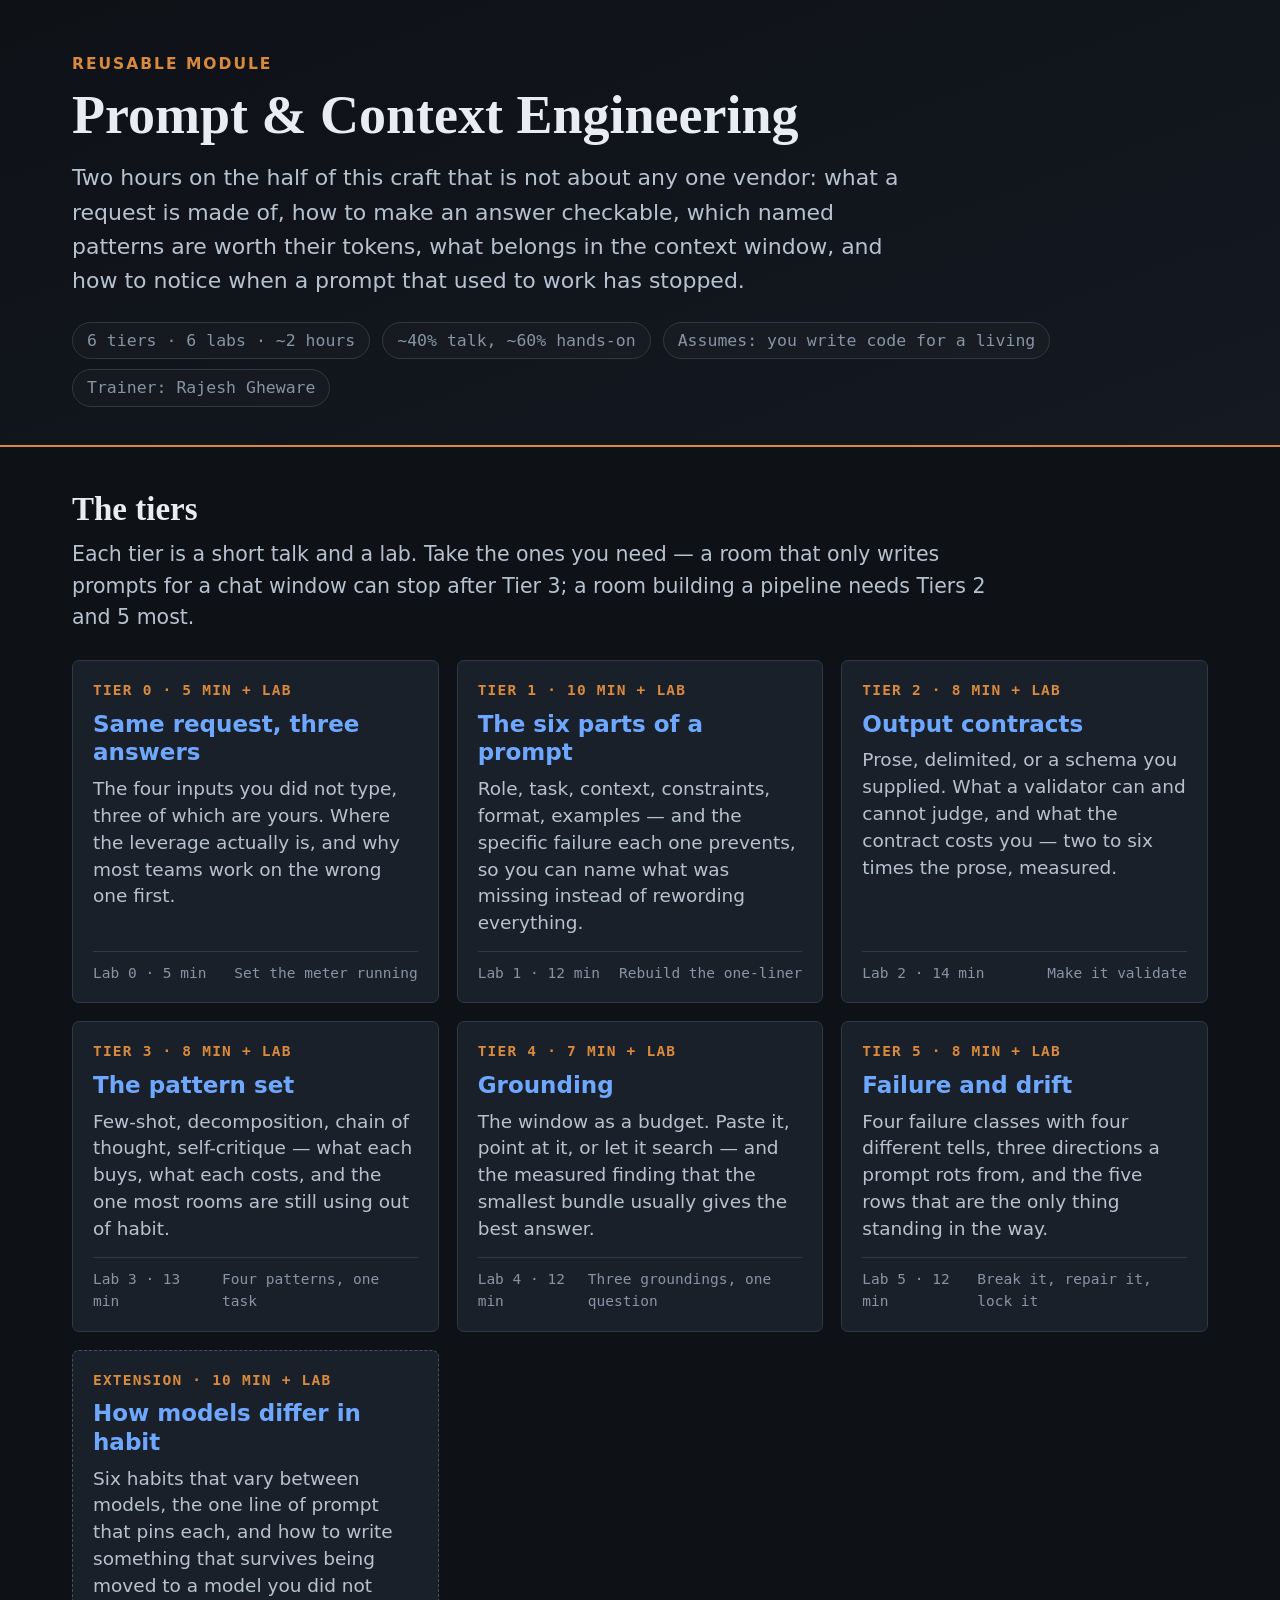
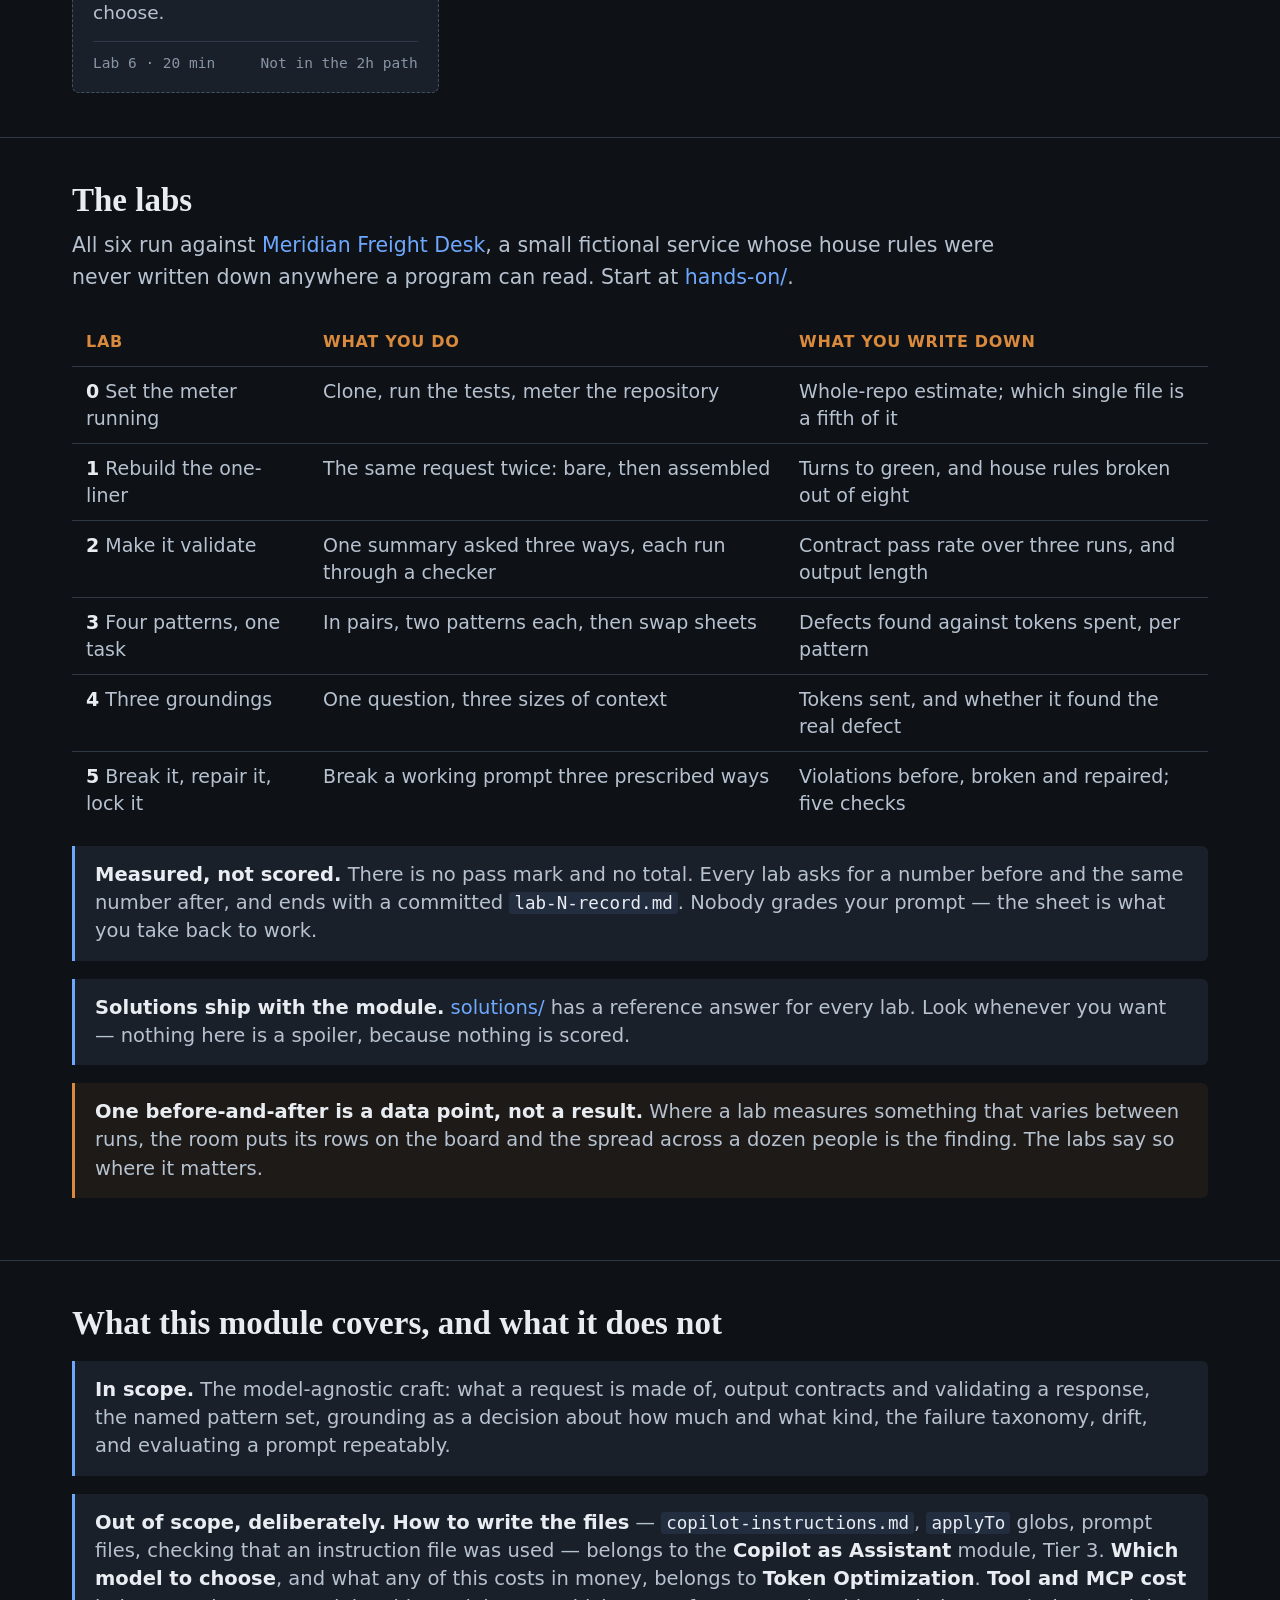
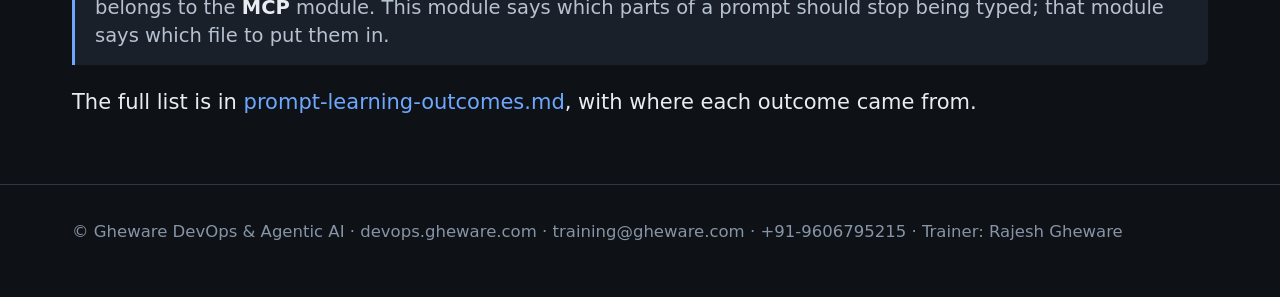
<file: index.html>
<!DOCTYPE html>
<html lang="en">
<head>
<meta charset="utf-8">
<meta name="viewport" content="width=device-width, initial-scale=1">
<title>Prompt &amp; Context Engineering &mdash; reusable module</title>
<style>
:root{
  --bg:#0e1116; --bg-2:#141922; --panel:#1a2029; --line:#2f3846; --line-2:#435063;
  --fg:#e9edf2; --fg-dim:#b7c2d0; --fg-faint:#8794a6;
  --accent:#d98a3d; --accent-2:#6ea8fe; --good:#5fbf8f;
  --mono:ui-monospace,"JetBrains Mono","Cascadia Mono",Consolas,"DejaVu Sans Mono",monospace;
  --sans:system-ui,-apple-system,"Segoe UI",Roboto,"Helvetica Neue",Arial,sans-serif;
  --serif:ui-serif,Georgia,"Times New Roman",serif;
}
/* Type is scaled to match the decks: readable across a room, not just on a laptop. */
*{box-sizing:border-box}
body{margin:0;background:var(--bg);color:var(--fg);font-family:var(--sans);
  font-size:21px;line-height:1.55;-webkit-text-size-adjust:100%}
a{color:var(--accent-2);text-decoration:none} a:hover{text-decoration:underline}
code{font-family:var(--mono);font-size:.9em;color:var(--fg);
  background:rgba(110,168,254,.10);border-radius:3px;padding:1px 5px}
.wrap{max-width:1200px;margin:0 auto;padding:0 32px}

header.top{background:linear-gradient(160deg,var(--bg) 0%,var(--bg-2) 100%);
  border-bottom:2px solid var(--accent);padding:52px 0 38px}
.tag{font-size:15.5px;letter-spacing:2px;text-transform:uppercase;color:var(--accent);
  font-weight:700;margin:0 0 10px}
h1{font-family:var(--serif);font-size:54px;line-height:1.1;font-weight:600;margin:0 0 16px}
header.top p.pitch{color:var(--fg-dim);font-size:22px;max-width:60ch;margin:0 0 24px}
.meta{display:flex;flex-wrap:wrap;gap:10px 12px;font-family:var(--mono);
  font-size:16.5px;color:var(--fg-faint);margin:0}
/* chips rather than separators: a wrapped row never starts with a dangling divider */
.meta span{padding:5px 14px;border:1px solid var(--line);border-radius:20px;
  background:rgba(255,255,255,.02)}

section{padding:44px 0;border-bottom:1px solid var(--line)}
h2{font-family:var(--serif);font-size:33px;line-height:1.15;font-weight:600;margin:0 0 10px}
section > .wrap > p.intro{color:var(--fg-dim);font-size:20.5px;margin:0 0 26px;max-width:72ch}

.tiers{display:grid;grid-template-columns:repeat(auto-fit,minmax(310px,1fr));gap:18px}
.tier{background:var(--panel);border:1px solid var(--line);border-radius:7px;
  padding:18px 20px;display:flex;flex-direction:column}
.tier.ext{border-style:dashed;border-color:var(--line-2)}
.tier .n{display:block;font-family:var(--mono);font-size:14.5px;letter-spacing:1.2px;
  text-transform:uppercase;color:var(--accent);font-weight:700;margin-bottom:8px}
.tier h3{margin:0 0 9px;font-size:23px;line-height:1.25;font-weight:650}
.tier p{margin:0 0 14px;font-size:18.5px;color:var(--fg-dim);line-height:1.45;flex:1}
.tier .foot{display:flex;justify-content:space-between;gap:10px;font-family:var(--mono);
  font-size:14.5px;color:var(--fg-faint);border-top:1px solid var(--line);padding-top:10px}

.table-wrap{overflow-x:auto}
table{width:100%;border-collapse:collapse;font-size:19px}
th,td{text-align:left;padding:11px 14px;border-bottom:1px solid var(--line);vertical-align:top}
th{color:var(--accent);font-size:16px;letter-spacing:.7px;text-transform:uppercase;font-weight:650}
td{color:var(--fg-dim);line-height:1.42} td b{color:var(--fg)}
tr:last-child td{border-bottom:none}

.note{background:var(--panel);border-left:3px solid var(--accent-2);border-radius:0 6px 6px 0;
  padding:15px 20px;margin:18px 0;color:var(--fg-dim);font-size:19.5px;line-height:1.45}
.note b{color:var(--fg)}
.note.warn{border-left-color:var(--accent);background:rgba(217,138,61,.07)}

footer{padding:34px 0 52px;font-size:16.5px;color:var(--fg-faint);line-height:1.6}
footer a{color:var(--fg-faint)}

/* Narrow screens: step back down rather than letting 54px headings wrap badly. */
@media (max-width:880px){
  body{font-size:18px}
  .wrap{padding:0 20px}
  h1{font-size:38px} h2{font-size:26px}
  header.top{padding:36px 0 28px}
  header.top p.pitch{font-size:19px}
  .tier h3{font-size:20px} .tier p{font-size:17px}
  table{font-size:17px} .note{font-size:17.5px}
  .tiers{grid-template-columns:1fr}
}
</style>
</head>
<body>

<header class="top"><div class="wrap">
  <p class="tag">Reusable module</p>
  <h1>Prompt &amp; Context Engineering</h1>
  <p class="pitch">Two hours on the half of this craft that is not about any one vendor: what a
    request is made of, how to make an answer checkable, which named patterns are worth their
    tokens, what belongs in the context window, and how to notice when a prompt that used to work
    has stopped.</p>
  <p class="meta">
    <span>6 tiers &middot; 6 labs &middot; ~2 hours</span>
    <span>~40% talk, ~60% hands-on</span>
    <span>Assumes: you write code for a living</span>
    <span>Trainer: Rajesh Gheware</span>
  </p>
</div></header>

<section><div class="wrap">
  <h2>The tiers</h2>
  <p class="intro">Each tier is a short talk and a lab. Take the ones you need &mdash; a room that
    only writes prompts for a chat window can stop after Tier 3; a room building a pipeline needs
    Tiers 2 and 5 most.</p>
  <div class="tiers">
    <div class="tier">
      <span class="n">Tier 0 &middot; 5 min + lab</span>
      <h3><a href="presentation/t0-three-answers.html">Same request, three answers</a></h3>
      <p>The four inputs you did not type, three of which are yours. Where the leverage actually is,
        and why most teams work on the wrong one first.</p>
      <div class="foot"><span>Lab 0 &middot; 5 min</span><span>Set the meter running</span></div>
    </div>
    <div class="tier">
      <span class="n">Tier 1 &middot; 10 min + lab</span>
      <h3><a href="presentation/t1-anatomy.html">The six parts of a prompt</a></h3>
      <p>Role, task, context, constraints, format, examples &mdash; and the specific failure each
        one prevents, so you can name what was missing instead of rewording everything.</p>
      <div class="foot"><span>Lab 1 &middot; 12 min</span><span>Rebuild the one-liner</span></div>
    </div>
    <div class="tier">
      <span class="n">Tier 2 &middot; 8 min + lab</span>
      <h3><a href="presentation/t2-output-contracts.html">Output contracts</a></h3>
      <p>Prose, delimited, or a schema you supplied. What a validator can and cannot judge, and what
        the contract costs you &mdash; two to six times the prose, measured.</p>
      <div class="foot"><span>Lab 2 &middot; 14 min</span><span>Make it validate</span></div>
    </div>
    <div class="tier">
      <span class="n">Tier 3 &middot; 8 min + lab</span>
      <h3><a href="presentation/t3-patterns.html">The pattern set</a></h3>
      <p>Few-shot, decomposition, chain of thought, self-critique &mdash; what each buys, what each
        costs, and the one most rooms are still using out of habit.</p>
      <div class="foot"><span>Lab 3 &middot; 13 min</span><span>Four patterns, one task</span></div>
    </div>
    <div class="tier">
      <span class="n">Tier 4 &middot; 7 min + lab</span>
      <h3><a href="presentation/t4-grounding.html">Grounding</a></h3>
      <p>The window as a budget. Paste it, point at it, or let it search &mdash; and the measured
        finding that the smallest bundle usually gives the best answer.</p>
      <div class="foot"><span>Lab 4 &middot; 12 min</span><span>Three groundings, one question</span></div>
    </div>
    <div class="tier">
      <span class="n">Tier 5 &middot; 8 min + lab</span>
      <h3><a href="presentation/t5-failure-and-drift.html">Failure and drift</a></h3>
      <p>Four failure classes with four different tells, three directions a prompt rots from, and
        the five rows that are the only thing standing in the way.</p>
      <div class="foot"><span>Lab 5 &middot; 12 min</span><span>Break it, repair it, lock it</span></div>
    </div>
    <div class="tier ext">
      <span class="n">Extension &middot; 10 min + lab</span>
      <h3><a href="presentation/t6-model-behaviour.html">How models differ in habit</a></h3>
      <p>Six habits that vary between models, the one line of prompt that pins each, and how to
        write something that survives being moved to a model you did not choose.</p>
      <div class="foot"><span>Lab 6 &middot; 20 min</span><span>Not in the 2h path</span></div>
    </div>
  </div>
</div></section>

<section><div class="wrap">
  <h2>The labs</h2>
  <p class="intro">All six run against <a href="https://github.com/ghewaredevopsai/meridian-freight">Meridian
    Freight Desk</a>, a small fictional service whose house rules were never written down anywhere a
    program can read. Start at <a href="hands-on/README.md">hands-on/</a>.</p>
  <div class="table-wrap">
  <table>
    <tr><th>Lab</th><th>What you do</th><th>What you write down</th></tr>
    <tr><td><b>0</b> Set the meter running</td><td>Clone, run the tests, meter the repository</td>
      <td>Whole-repo estimate; which single file is a fifth of it</td></tr>
    <tr><td><b>1</b> Rebuild the one-liner</td><td>The same request twice: bare, then assembled</td>
      <td>Turns to green, and house rules broken out of eight</td></tr>
    <tr><td><b>2</b> Make it validate</td><td>One summary asked three ways, each run through a checker</td>
      <td>Contract pass rate over three runs, and output length</td></tr>
    <tr><td><b>3</b> Four patterns, one task</td><td>In pairs, two patterns each, then swap sheets</td>
      <td>Defects found against tokens spent, per pattern</td></tr>
    <tr><td><b>4</b> Three groundings</td><td>One question, three sizes of context</td>
      <td>Tokens sent, and whether it found the real defect</td></tr>
    <tr><td><b>5</b> Break it, repair it, lock it</td><td>Break a working prompt three prescribed ways</td>
      <td>Violations before, broken and repaired; five checks</td></tr>
  </table>
  </div>
  <div class="note"><b>Measured, not scored.</b> There is no pass mark and no total. Every lab asks for
    a number before and the same number after, and ends with a committed <code>lab-N-record.md</code>.
    Nobody grades your prompt &mdash; the sheet is what you take back to work.</div>
  <div class="note"><b>Solutions ship with the module.</b> <a href="solutions/README.md">solutions/</a>
    has a reference answer for every lab. Look whenever you want &mdash; nothing here is a spoiler,
    because nothing is scored.</div>
  <div class="note warn"><b>One before-and-after is a data point, not a result.</b> Where a lab measures
    something that varies between runs, the room puts its rows on the board and the spread across a
    dozen people is the finding. The labs say so where it matters.</div>
</div></section>

<section><div class="wrap">
  <h2>What this module covers, and what it does not</h2>
  <div class="note"><b>In scope.</b> The model-agnostic craft: what a request is made of, output
    contracts and validating a response, the named pattern set, grounding as a decision about how much
    and what kind, the failure taxonomy, drift, and evaluating a prompt repeatably.</div>
  <div class="note"><b>Out of scope, deliberately.</b> <b>How to write the files</b> &mdash;
    <code>copilot-instructions.md</code>, <code>applyTo</code> globs, prompt files, checking that an
    instruction file was used &mdash; belongs to the <b>Copilot as Assistant</b> module, Tier 3. <b>Which model to choose</b>, and what any of this costs in money,
    belongs to <b>Token Optimization</b>. <b>Tool and MCP cost</b>
    belongs to the <b>MCP</b> module. This module says which parts of a prompt
    should stop being typed; that module says which file to put them in.</div>
  <p>The full list is in <a href="prompt-learning-outcomes.md">prompt-learning-outcomes.md</a>, with
    where each outcome came from.</p>
</div></section>

<footer><div class="wrap">
  &copy; Gheware DevOps &amp; Agentic AI &middot;
  <a href="https://devops.gheware.com">devops.gheware.com</a> &middot;
  training@gheware.com &middot; +91-9606795215 &middot; Trainer: Rajesh Gheware
</div></footer>

</body>
</html>
</file>
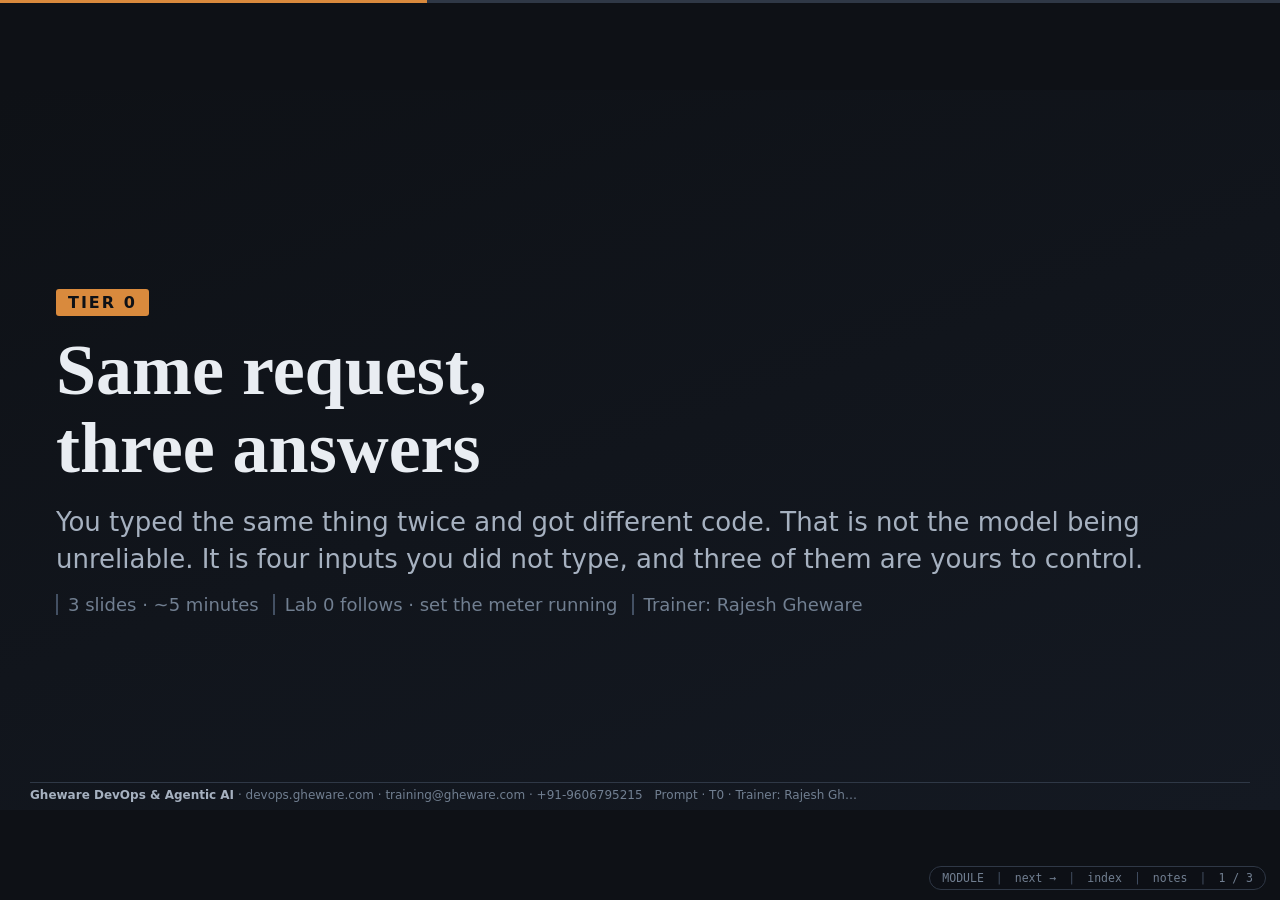
<file: presentation/t0-three-answers.html>
<!DOCTYPE html>
<html lang="en">
<head>
<meta charset="utf-8">
<meta name="viewport" content="width=device-width, initial-scale=1">
<title>Prompt &amp; Context Tier 0 &mdash; Same Request, Three Answers</title>
<link rel="stylesheet" href="../assets/pce-theme.css">
</head>
<body data-deck="Prompt &middot; T0" data-home="../index.html"
      data-next="t1-anatomy.html" data-next-label="Tier 1 - Anatomy">
<div id="viewport"><div id="stage">

<!-- 1 ---------------------------------------------------------------- -->
<section class="slide title">
  <div class="wrap">
    <span class="tier">Tier 0</span>
    <h1>Same request,<br>three answers</h1>
    <p class="sub">You typed the same thing twice and got different code. That is not the model being
      unreliable. It is four inputs you did not type, and three of them are yours to control.</p>
    <p class="meta">
      <span>3 slides &middot; ~5 minutes</span>
      <span>Lab 0 follows &middot; set the meter running</span>
      <span>Trainer: Rajesh Gheware</span>
    </p>
  </div>
</section>

<!-- 2 ---------------------------------------------------------------- -->
<section class="slide">
  <header><div class="hgroup">
    <p class="eyebrow">The phenomenon</p>
    <h2>One request goes in. Four things you did not type go with it.</h2>
  </div></header>
  <div class="body">
    <svg class="dg fill" viewBox="0 0 1180 300" style="max-height:44vh">
      <!-- the request -->
      <rect class="box-a" x="10" y="120" width="200" height="60" rx="6"/>
      <text x="110" y="146" text-anchor="middle" class="t-acc" font-size="19.5" font-weight="700">your request</text>
      <text x="110" y="168" text-anchor="middle" class="t-mono t-dim" font-size="16.9">"add a surcharge"</text>

      <!-- the four hidden pipes: label left, ownership right, 400px of room -->
      <rect class="box" x="240" y="8"   width="400" height="44" rx="5"/>
      <text x="258" y="36" class="t-faint" font-size="16.9">vendor system prompt</text>
      <text x="622" y="36" text-anchor="end" class="t-faint t-mono" font-size="16.2">not yours</text>

      <rect class="box-b" x="240" y="62" width="400" height="44" rx="5"/>
      <text x="258" y="90" class="t-blue" font-size="16.9">instruction files in the repo</text>
      <text x="622" y="90" text-anchor="end" class="t-blue t-mono" font-size="16.2">yours</text>

      <rect class="box-b" x="240" y="196" width="400" height="44" rx="5"/>
      <text x="258" y="224" class="t-blue" font-size="16.9">this conversation so far</text>
      <text x="622" y="224" text-anchor="end" class="t-blue t-mono" font-size="16.2">yours</text>

      <rect class="box-b" x="240" y="250" width="400" height="44" rx="5"/>
      <text x="258" y="278" class="t-blue" font-size="16.9">files it chose to read</text>
      <text x="622" y="278" text-anchor="end" class="t-blue t-mono" font-size="16.2">indirectly yours</text>

      <!-- joining -->
      <path class="wire-a" d="M210 150 H680"/>
      <path class="wire-faint" d="M640 30 H662 V140 M640 84 H654 V146 M640 218 H654 V156 M640 272 H662 V162"/>
      <polygon points="680,150 668,144 668,156" fill="var(--accent)"/>

      <rect class="box-a" x="680" y="118" width="150" height="64" rx="6"/>
      <text x="755" y="156" text-anchor="middle" font-size="19.5" font-weight="700">model</text>

      <!-- three answers -->
      <path class="wire" d="M830 150 H850 V60 H870 M830 150 H870 M830 150 H850 V240 H870"/>
      <rect class="box-g" x="870" y="38"  width="300" height="44" rx="5"/>
      <text x="886" y="66" class="t-good" font-size="16.9">uses integer paise, has a test</text>
      <rect class="box"   x="870" y="128" width="300" height="44" rx="5"/>
      <text x="886" y="156" class="t-dim" font-size="16.9">works, but floats the money</text>
      <rect class="box-r" x="870" y="218" width="300" height="44" rx="5"/>
      <text x="886" y="246" class="t-bad" font-size="16.9">invents a pricing rule</text>
    </svg>
    <div class="note"><b>Only the top pipe is out of your hands.</b> The other three are files you can write,
      a conversation you can restart, and a set of attachments you can choose. This module is about those three.</div>
  </div>
  <div class="notes"><p>The three answers on the right are not exaggerated: they are the three shapes you get from
    the same one-line request against a repository that has never been told how the team works. The one that invents
    a pricing rule is the dangerous one, because it looks like the other two.</p></div>
</section>

<!-- 3 ---------------------------------------------------------------- -->
<section class="slide">
  <header><div class="hgroup">
    <p class="eyebrow">Where the leverage is</p>
    <h2>The part you type is the smallest part of what you send</h2>
  </div></header>
  <div class="body">
    <div class="grid3 fill">
      <div class="card">
        <h3><span class="n">1</span>What you type</h3>
        <p>Tens of tokens. Rewritten every time. The part everyone tries to improve first, and the
          part with the least room in it.</p>
      </div>
      <div class="card blue">
        <h3><span class="n">2</span>What you attach</h3>
        <p>Thousands of tokens, chosen per request. Attach the folder and you have made a decision
          about cost and accuracy without noticing you made one.</p>
      </div>
      <div class="card on">
        <h3><span class="n">3</span>What stands</h3>
        <p>Written once, sent on <b>every</b> request forever. The rules a new hire would otherwise
          learn by having a pull request rejected.</p>
      </div>
    </div>
    <div class="warn"><b>The order people work on these is backwards.</b> Most teams spend a month collecting
      clever phrasings for box 1 and never write box 3, which is the one that changes every answer
      the team gets, every day, without anyone retyping anything.</div>
    <div class="takeaway"><b>Lab 0 now:</b> clone the freight desk, run its tests, and measure what
      "just attach the repository" actually costs. Five minutes. Everything after this is measured
      against the number you write down.</div>
  </div>
  <div class="notes"><p>Keep the three boxes in this order for the rest of the module: the tiers work up
    from what you type to what stands. Tier 1 is box 1, Tier 4 is box 2, and the instruction files that
    make up box 3 belong to the Copilot-as-Assistant module, which this one deliberately does not repeat.</p></div>
</section>

</div></div>
<script src="../assets/pce-deck.js"></script>
</body>
</html>
</file>
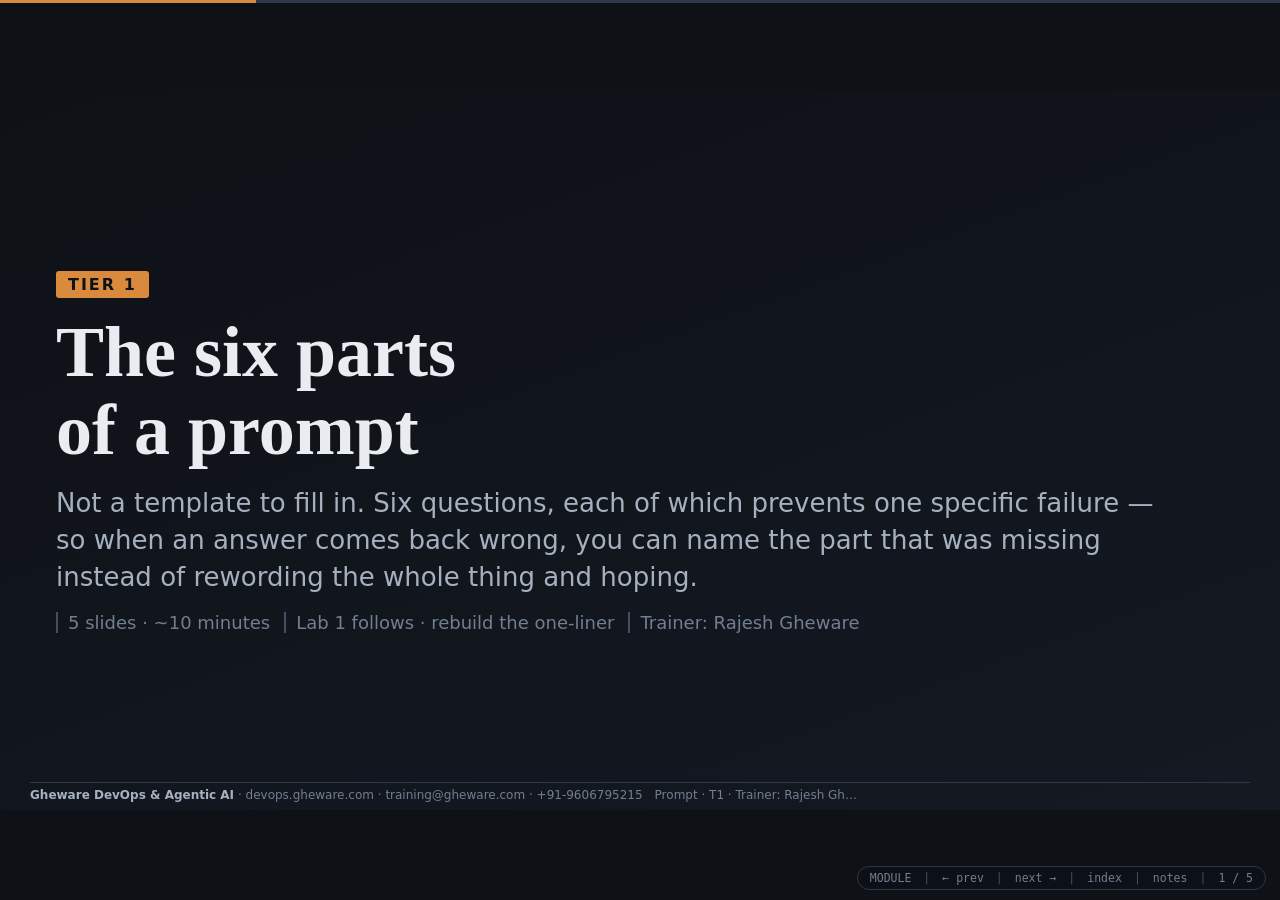
<file: presentation/t1-anatomy.html>
<!DOCTYPE html>
<html lang="en">
<head>
<meta charset="utf-8">
<meta name="viewport" content="width=device-width, initial-scale=1">
<title>Prompt &amp; Context Tier 1 &mdash; The Six Parts</title>
<link rel="stylesheet" href="../assets/pce-theme.css">
</head>
<body data-deck="Prompt &middot; T1" data-home="../index.html"
      data-prev="t0-three-answers.html" data-prev-label="Tier 0"
      data-next="t2-output-contracts.html" data-next-label="Tier 2 - Contracts">
<div id="viewport"><div id="stage">

<!-- 1 ---------------------------------------------------------------- -->
<section class="slide title">
  <div class="wrap">
    <span class="tier">Tier 1</span>
    <h1>The six parts<br>of a prompt</h1>
    <p class="sub">Not a template to fill in. Six questions, each of which prevents one specific
      failure &mdash; so when an answer comes back wrong, you can name the part that was missing
      instead of rewording the whole thing and hoping.</p>
    <p class="meta">
      <span>5 slides &middot; ~10 minutes</span>
      <span>Lab 1 follows &middot; rebuild the one-liner</span>
      <span>Trainer: Rajesh Gheware</span>
    </p>
  </div>
</section>

<!-- 2 ---------------------------------------------------------------- -->
<section class="slide">
  <header><div class="hgroup">
    <p class="eyebrow">The anatomy</p>
    <h2>Six parts, and the failure each one prevents</h2>
  </div></header>
  <div class="body">
    <svg class="dg" viewBox="0 0 1180 250" style="max-height:36vh">
      <text x="10" y="18" class="t-faint t-mono" font-size="15.6">width = how much of the request it usually is</text>

      <rect class="box-a" x="10" y="28"  width="150" height="30" rx="4"/>
      <text x="22" y="49" font-size="17" font-weight="700">role</text>
      <text x="180" y="49" class="t-dim" font-size="16.9">answers at the wrong level for who is reading</text>

      <rect class="box-a" x="10" y="64"  width="300" height="30" rx="4"/>
      <text x="22" y="85" font-size="17" font-weight="700">task</text>
      <text x="330" y="85" class="t-dim" font-size="16.9">solves the adjacent problem, well</text>

      <rect class="box-b" x="10" y="100" width="700" height="30" rx="4"/>
      <text x="22" y="121" font-size="17" font-weight="700">context</text>
      <text x="730" y="121" class="t-dim" font-size="16.9">invents the rules it cannot see</text>

      <rect class="box-a" x="10" y="136" width="240" height="30" rx="4"/>
      <text x="22" y="157" font-size="17" font-weight="700">constraints</text>
      <text x="270" y="157" class="t-dim" font-size="16.9">changes things you did not ask about</text>

      <rect class="box-a" x="10" y="172" width="120" height="30" rx="4"/>
      <text x="22" y="193" font-size="17" font-weight="700">format</text>
      <text x="150" y="193" class="t-dim" font-size="16.9">an answer a person has to read before anything can use it</text>

      <rect class="box-b" x="10" y="208" width="420" height="30" rx="4"/>
      <text x="22" y="229" font-size="17" font-weight="700">examples</text>
      <text x="450" y="229" class="t-dim" font-size="16.9">right shape, wrong idiom for this codebase</text>
    </svg>
    <div class="note"><b>Context and examples are the wide ones</b> &mdash; and they are the two people leave out,
      because they are the two that take effort. Role and format are a line each and get all the attention.</div>
  </div>
  <div class="notes"><p>The widths are the point of the picture. A request is mostly context and examples by volume,
    which is why Tier 4 is about what goes in the window and Tier 2 is about the shape of what comes back. Role is
    the narrowest band and the one most blog posts are about.</p></div>
</section>

<!-- 3 ---------------------------------------------------------------- -->
<section class="slide">
  <header><div class="hgroup">
    <p class="eyebrow">The same job, twice</p>
    <h2>A one-liner is not a short prompt. It is five missing parts.</h2>
  </div></header>
  <div class="body">
    <div class="grid2 fill">
      <div class="card bad">
        <h3>What people send</h3>
<pre><s>add a surcharge for oversized consignments</s></pre>
        <p>Every answer to this is a guess. The guesses are not random &mdash; they are the
          defaults of a million other codebases, which is exactly what you do not want.</p>
      </div>
      <div class="card good">
        <h3>The same request, assembled</h3>
<pre><i># task</i>
Add an oversize surcharge to <u>rating.py</u>.

<i># context</i>
Rules are in <u>docs/ops-runbook.md</u>.
Money is integer paise.

<i># constraints</i>
Do not change <u>manifest.py</u>.
No new dependencies. unittest only.

<i># format</i>
The diff, then the test you added.</pre>
      </div>
    </div>
    <div class="warn"><b>Notice what is not in the right-hand version:</b> no "you are an expert Python
      developer", no "think step by step", no politeness. Every line either names a file, states a rule,
      or forbids something &mdash; and a reviewer could check any of them against the diff.</div>
  </div>
  <div class="notes"><p>The test for a line in a prompt is the same as the test for a line in an instructions
    file: could a reviewer point at a diff and say it broke this? "Be careful with money" fails that test.
    "Money is integer paise" passes it.</p></div>
</section>

<!-- 4 ---------------------------------------------------------------- -->
<section class="slide">
  <header><div class="hgroup">
    <p class="eyebrow">Placement</p>
    <h2>Two of the six should never be typed twice</h2>
  </div></header>
  <div class="body">
    <svg class="dg" viewBox="0 0 1180 210" style="max-height:32vh">
      <text x="185" y="22" text-anchor="middle" class="t-faint" font-size="16.2">per request</text>
      <text x="590" y="22" text-anchor="middle" class="t-faint" font-size="16.2">per task, saved</text>
      <text x="990" y="22" text-anchor="middle" class="t-faint" font-size="16.2">once, for the team</text>

      <rect class="box-a" x="10" y="34" width="350" height="160" rx="6"/>
      <text x="185" y="62" text-anchor="middle" class="t-acc" font-size="19.5" font-weight="700">the chat box</text>
      <text x="185" y="92"  text-anchor="middle" font-size="17">task</text>
      <text x="185" y="118" text-anchor="middle" font-size="17">context you attach</text>
      <text x="185" y="160" text-anchor="middle" class="t-faint" font-size="16.2">changes every time,</text>
      <text x="185" y="180" text-anchor="middle" class="t-faint" font-size="16.2">so it lives where you type</text>

      <rect class="box-b" x="400" y="34" width="380" height="160" rx="6"/>
      <text x="590" y="62" text-anchor="middle" class="t-blue" font-size="19.5" font-weight="700">a prompt file</text>
      <text x="590" y="92"  text-anchor="middle" font-size="17">format</text>
      <text x="590" y="118" text-anchor="middle" font-size="17">examples</text>
      <text x="590" y="160" text-anchor="middle" class="t-faint" font-size="16.2">the request you make weekly,</text>
      <text x="590" y="180" text-anchor="middle" class="t-faint" font-size="16.2">invoked by name</text>

      <rect class="box-g" x="820" y="34" width="350" height="160" rx="6"/>
      <text x="995" y="62" text-anchor="middle" class="t-good" font-size="19.5" font-weight="700">an instructions file</text>
      <text x="995" y="92"  text-anchor="middle" font-size="17">role</text>
      <text x="995" y="118" text-anchor="middle" font-size="17">constraints</text>
      <text x="995" y="160" text-anchor="middle" class="t-faint" font-size="16.2">true of every request</text>
      <text x="995" y="180" text-anchor="middle" class="t-faint" font-size="16.2">anyone on the team makes</text>
    </svg>
    <div class="note"><b>Retyping a constraint is a smell.</b> If you have told it twice this week that money is
      integer paise, that line has stopped being part of your prompt and become part of your repository.
      <b>How</b> to write those files is the Copilot-as-Assistant module's Tier 3 &mdash; this module only says
      which parts belong there.</div>
  </div>
  <div class="notes"><p>This slide is the boundary with the assistant module drawn rather than announced.
    We say which of the six parts should stop being typed; that module says which file to put it in and what
    the glob syntax is. If you are teaching both in one day, say that out loud here.</p></div>
</section>

<!-- 5 ---------------------------------------------------------------- -->
<section class="slide">
  <header><div class="hgroup">
    <p class="eyebrow">Read the answer</p>
    <h2>Which part was missing?</h2>
  </div></header>
  <div class="body">
    <div class="grid-2-1 fill">
      <div class="card">
        <h3>You asked for an oversize surcharge. You got this.</h3>
<pre><i># rating.py</i>
<b>import</b> decimal

<b>def</b> oversize_surcharge(consignment, rate=<em>0.075</em>):
    <i># 7.5% of declared value for oversize pieces</i>
    <b>if</b> any(p.length_cm &gt; <em>120</em> <b>for</b> p in consignment.parcels):
        <b>return</b> decimal.Decimal(consignment.declared_value_minor) * rate
    <b>return</b> decimal.Decimal(0)</pre>
        <p class="codecap">"Added the surcharge as a percentage, seemed more flexible than a flat fee."</p>
      </div>
      <div class="card on">
        <h3>Name the part</h3>
        <ul>
          <li>It invented a <b>percentage</b> rule. The tariff says flat.</li>
          <li>It added a <b>dependency</b> and returned a Decimal.</li>
          <li>It read one dimension, not volume.</li>
        </ul>
        <p>Three failures, two parts: <b>context</b> and <b>constraints</b>. Rewording the task
          would have fixed none of them.</p>
      </div>
    </div>
    <div class="takeaway"><b>Lab 1 now:</b> send the one-liner, then send it assembled. Record turns to green
      and how many house rules each version broke. The number is the point, not the prose.</div>
  </div>
  <div class="notes"><p>Worth saying plainly: the generated code is good code. It is readable, it is typed, it
    handles the empty case. It is also wrong in three ways that no amount of code-reading skill catches, because
    the rules it broke are not in the repository &mdash; they are in a runbook nobody attached.</p></div>
</section>

</div></div>
<script src="../assets/pce-deck.js"></script>
</body>
</html>
</file>
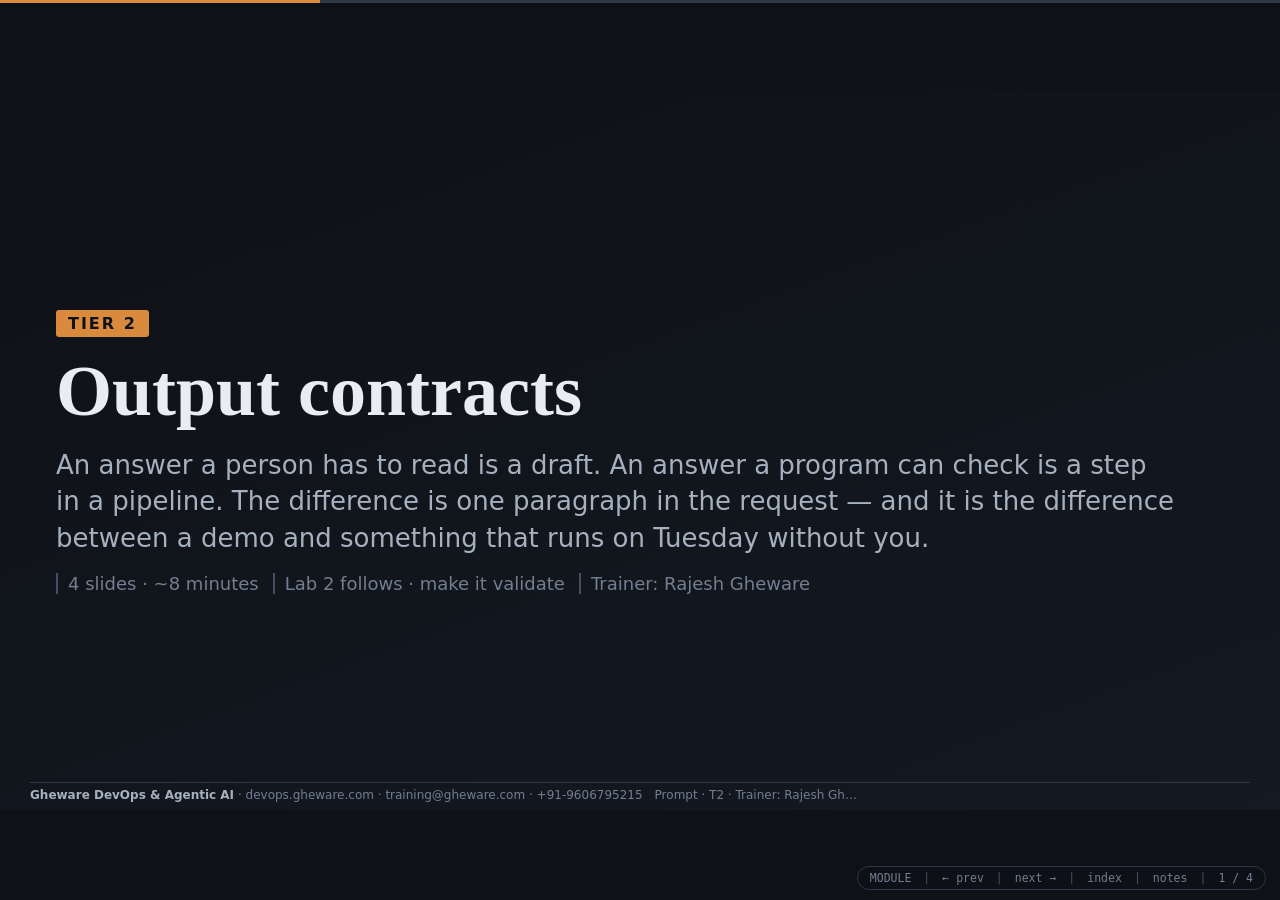
<file: presentation/t2-output-contracts.html>
<!DOCTYPE html>
<html lang="en">
<head>
<meta charset="utf-8">
<meta name="viewport" content="width=device-width, initial-scale=1">
<title>Prompt &amp; Context Tier 2 &mdash; Output Contracts</title>
<link rel="stylesheet" href="../assets/pce-theme.css">
</head>
<body data-deck="Prompt &middot; T2" data-home="../index.html"
      data-prev="t1-anatomy.html" data-prev-label="Tier 1"
      data-next="t3-patterns.html" data-next-label="Tier 3 - Patterns">
<div id="viewport"><div id="stage">

<!-- 1 ---------------------------------------------------------------- -->
<section class="slide title">
  <div class="wrap">
    <span class="tier">Tier 2</span>
    <h1>Output contracts</h1>
    <p class="sub">An answer a person has to read is a draft. An answer a program can check is a step
      in a pipeline. The difference is one paragraph in the request &mdash; and it is the difference
      between a demo and something that runs on Tuesday without you.</p>
    <p class="meta">
      <span>4 slides &middot; ~8 minutes</span>
      <span>Lab 2 follows &middot; make it validate</span>
      <span>Trainer: Rajesh Gheware</span>
    </p>
  </div>
</section>

<!-- 2 ---------------------------------------------------------------- -->
<section class="slide">
  <header><div class="hgroup">
    <p class="eyebrow">Three shapes</p>
    <h2>Ask the same question three ways, get three different kinds of thing back</h2>
  </div></header>
  <div class="body">
    <div class="grid3 fill">
      <div class="card bad">
        <h3>Free prose</h3>
<pre class="sm">There are 16 consignments
needing attention. The largest
group is MF-03 &mdash; eight booked
before cutoff, still unrouted.
Two need dimensions.</pre>
        <p><b>Checked by:</b> a person, reading.</p>
      </div>
      <div class="card">
        <h3>Delimited</h3>
<pre class="sm">MF-1003|MF-06|reprice
MF-1024|MF-01|call depot
MF-1034|MF-03,MF-04|hold
MF-1038|MF-06|reprice</pre>
        <p><b>Checked by:</b> a regular expression, badly. Nothing tells you a field is missing.</p>
      </div>
      <div class="card good">
        <h3>A schema you supplied</h3>
<pre class="sm">{"generated_for": "2026-03-04",
 "exceptions": [
   {"consignment": "MF-1003",
    "codes": ["MF-06"],
    "action": "reprice"}],
 "total": 1}</pre>
        <p><b>Checked by:</b> <u>json.loads</u>, then keys, then a closed set.</p>
      </div>
    </div>
    <div class="warn"><b>The contract is the longest of the three &mdash; between about two and six times
      the prose, depending on how much the model narrates.</b> Prose is short because it <b>groups</b>
      &mdash; "eight are MF-03" &mdash; and throws the per-consignment detail away. JSON enumerates all
      sixteen and repeats the keys on every row. They are not two renderings of one answer; only one can
      be acted on per consignment. <b>Machine readability is bought, not free.</b></div>
  </div>
  <div class="notes"><p>Two measured runs on the practice report: prose 125 / delimited 169 / JSON 707, and
    prose 450 / delimited 226 / JSON 846. The JSON is largest both times; the multiple is 5.7x and 1.9x, and
    the prose-versus-delimited order swapped between them. Quote the range, never a single multiple, and ask
    the room for their ratios. An earlier version of this deck claimed the JSON was the shortest, which is
    simply wrong.
    The delimited middle column is also worth a moment: it looks structured, it is the one teams reach for
    first, and a missing field shifts every column silently. It fails quietly, which is the worst property
    a format can have.</p></div>
</section>

<!-- 3 ---------------------------------------------------------------- -->
<section class="slide">
  <header><div class="hgroup">
    <p class="eyebrow">The loop</p>
    <h2>When the check fails, you repair the request &mdash; not the answer</h2>
  </div></header>
  <div class="body">
    <svg class="dg" viewBox="0 0 1180 180" style="max-height:26vh">
      <rect class="box-a" x="10" y="50" width="180" height="56" rx="6"/>
      <text x="100" y="84" text-anchor="middle" class="t-acc" font-size="19.5" font-weight="700">request</text>
      <path class="wire-a" d="M190 78 H250"/><polygon points="250,78 238,72 238,84" fill="var(--accent)"/>

      <rect class="box" x="250" y="50" width="160" height="56" rx="6"/>
      <text x="330" y="84" text-anchor="middle" font-size="19.5">model</text>
      <path class="wire" d="M410 78 H470"/><polygon points="470,78 458,72 458,84" fill="var(--accent-2)"/>

      <rect class="box-b" x="470" y="50" width="200" height="56" rx="6"/>
      <text x="570" y="78" text-anchor="middle" class="t-blue t-mono" font-size="16.9">check_contract.py</text>
      <text x="570" y="98" text-anchor="middle" class="t-faint" font-size="15.6">shape only</text>

      <path class="wire-b" d="M670 66 H760"/><polygon points="760,66 748,60 748,72" fill="var(--accent-2)"/>
      <rect class="box-g" x="760" y="40" width="410" height="42" rx="5"/>
      <text x="780" y="67" class="t-good" font-size="17">exit 0 &mdash; the next step can run unattended</text>

      <path class="wire-r" d="M570 106 V140 H240 V106"/>
      <polygon points="240,106 234,118 246,118" fill="var(--bad)"/>
      <text x="405" y="134" text-anchor="middle" class="t-bad" font-size="16.9">exit 1 &mdash; change the request and run it again</text>
      <text x="405" y="158" text-anchor="middle" class="t-faint" font-size="15.6">the only honest retry: fixing the output by hand proves nothing</text>
    </svg>
    <div class="grid2 fill">
      <div class="card">
        <h3>What the checker says</h3>
<pre class="sm"><s>exceptions[2].codes has 'MF-07',
which is not one of the six</s>
<s>'total' says 9 but there are 7 rows</s></pre>
      </div>
      <div class="card on">
        <h3>What it deliberately cannot say</h3>
        <p>Whether those are the <b>right</b> seven consignments. Whether the actions are sensible.
          Whether it understood the question at all.</p>
        <p><b>Shape is a lower bar than correct</b> &mdash; and it is the bar that decides whether a
          human has to be in the loop.</p>
      </div>
    </div>
  </div>
  <div class="notes"><p>MF-07 does not exist. The closed set of six is in validate.py and the billing feed
    rejects anything else, so a hallucinated code is a rejected batch and somebody's morning. That is why the
    checker knows the set rather than just checking that codes is a list of strings.</p></div>
</section>

<!-- 4 ---------------------------------------------------------------- -->
<section class="slide">
  <header><div class="hgroup">
    <p class="eyebrow">Read the PR &middot; 60 seconds</p>
    <h2>Would you merge this?</h2>
  </div></header>
  <div class="body">
    <div class="grid-2-1 fill">
      <div class="card">
        <h3>summarise-exceptions.md &middot; +4 &minus;2</h3>
<pre><s>- Return JSON with a generated_for date,
- an exceptions array and a total. Each
- entry needs the consignment id, its
- codes, and a one-line action.</s>
<em>+ Return the summary as JSON.
+ Be thorough and include all relevant
+ details for the supervisor.
+ Use your best judgement on structure.</em></pre>
        <p class="codecap">"Loosened it up &mdash; the rigid schema was making the summaries less useful."</p>
      </div>
      <div class="card on">
        <h3>Decide before you discuss</h3>
        <ul>
          <li>What can still be automated downstream?</li>
          <li>Which of the six parts just disappeared?</li>
          <li>Is the complaint real &mdash; and is this the fix?</li>
        </ul>
      </div>
    </div>
    <div class="takeaway"><b>Lab 2 now:</b> ask for the same summary three ways and run each through
      <code>check_contract.py</code>. Record which of them a script could parse, and the output length
      &mdash; then decide out loud whether what the contract buys is worth what it costs.</div>
  </div>
  <div class="notes"><p>The complaint in the caption is usually genuine: a schema written too early does
    flatten a summary. The fix is a better schema - an optional notes field - not the removal of the
    contract. Watch for the room to split on this one; it is the most contested slide in the tier.</p></div>
</section>

</div></div>
<script src="../assets/pce-deck.js"></script>
</body>
</html>
</file>
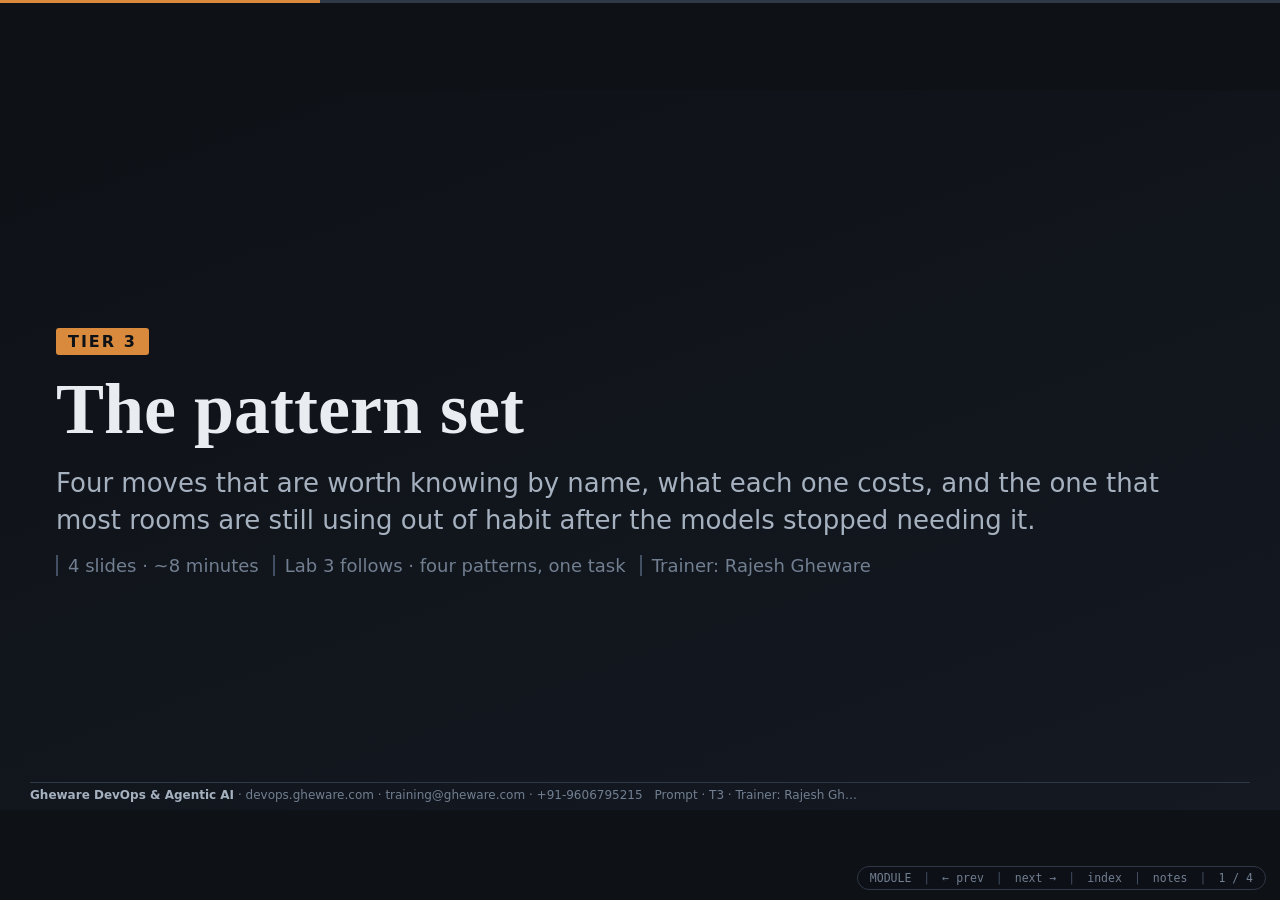
<file: presentation/t3-patterns.html>
<!DOCTYPE html>
<html lang="en">
<head>
<meta charset="utf-8">
<meta name="viewport" content="width=device-width, initial-scale=1">
<title>Prompt &amp; Context Tier 3 &mdash; The Pattern Set</title>
<link rel="stylesheet" href="../assets/pce-theme.css">
</head>
<body data-deck="Prompt &middot; T3" data-home="../index.html"
      data-prev="t2-output-contracts.html" data-prev-label="Tier 2"
      data-next="t4-grounding.html" data-next-label="Tier 4 - Grounding">
<div id="viewport"><div id="stage">

<!-- 1 ---------------------------------------------------------------- -->
<section class="slide title">
  <div class="wrap">
    <span class="tier">Tier 3</span>
    <h1>The pattern set</h1>
    <p class="sub">Four moves that are worth knowing by name, what each one costs, and the one that
      most rooms are still using out of habit after the models stopped needing it.</p>
    <p class="meta">
      <span>4 slides &middot; ~8 minutes</span>
      <span>Lab 3 follows &middot; four patterns, one task</span>
      <span>Trainer: Rajesh Gheware</span>
    </p>
  </div>
</section>

<!-- 2 ---------------------------------------------------------------- -->
<section class="slide">
  <header><div class="hgroup">
    <p class="eyebrow">The four</p>
    <h2>Each one buys something. Each one is drawn as what it actually does.</h2>
  </div></header>
  <div class="body">
    <svg class="dg fill" viewBox="0 0 1180 260" style="max-height:40vh">
      <text x="10" y="18" class="t-faint t-mono" font-size="15.6">rightwards = more tokens per attempt</text>
      <path class="wire-faint dash" d="M10 34 H1170"/>

      <!-- few-shot -->
      <rect class="box-b" x="10" y="52" width="250" height="180" rx="6"/>
      <text x="135" y="80" text-anchor="middle" class="t-blue" font-size="19.5" font-weight="700">few-shot</text>
      <rect class="box" x="34" y="96"  width="90" height="26" rx="3"/>
      <rect class="box" x="146" y="96" width="90" height="26" rx="3"/>
      <rect class="box" x="34" y="130" width="90" height="26" rx="3"/>
      <rect class="box" x="146" y="130" width="90" height="26" rx="3"/>
      <text x="135" y="118" text-anchor="middle" class="t-faint" font-size="15.6">in &rarr; out</text>
      <text x="135" y="152" text-anchor="middle" class="t-faint" font-size="15.6">in &rarr; out</text>
      <rect class="box-a" x="34" y="164" width="202" height="26" rx="3"/>
      <text x="135" y="183" text-anchor="middle" class="t-acc" font-size="15.6">yours &rarr; ?</text>
      <text x="135" y="212" text-anchor="middle" class="t-dim" font-size="16.2">shows the idiom</text>
      <text x="135" y="228" text-anchor="middle" class="t-faint" font-size="15.6">you cannot describe</text>

      <!-- decomposition -->
      <rect class="box-b" x="280" y="52" width="250" height="180" rx="6"/>
      <text x="405" y="80" text-anchor="middle" class="t-blue" font-size="19.5" font-weight="700">decomposition</text>
      <rect class="box-a" x="370" y="96" width="70" height="26" rx="3"/>
      <path class="wire" d="M405 122 V136 M330 136 H480 M330 136 V150 M405 136 V150 M480 136 V150"/>
      <rect class="box" x="304" y="150" width="52" height="26" rx="3"/>
      <rect class="box" x="379" y="150" width="52" height="26" rx="3"/>
      <rect class="box" x="454" y="150" width="52" height="26" rx="3"/>
      <text x="405" y="206" text-anchor="middle" class="t-dim" font-size="16.2">three small reviewable</text>
      <text x="405" y="224" text-anchor="middle" class="t-dim" font-size="16.2">diffs, not one big one</text>

      <!-- chain of thought -->
      <rect class="box" x="550" y="52" width="250" height="180" rx="6"/>
      <text x="675" y="80" text-anchor="middle" class="t-faint" font-size="19.5" font-weight="700">chain of thought</text>
      <rect class="box" x="580" y="100" width="46" height="24" rx="3"/>
      <rect class="box" x="634" y="100" width="46" height="24" rx="3"/>
      <rect class="box" x="688" y="100" width="46" height="24" rx="3"/>
      <rect class="box" x="742" y="100" width="34" height="24" rx="3"/>
      <path class="wire-faint" d="M626 112 H634 M680 112 H688 M734 112 H742"/>
      <text x="675" y="158" text-anchor="middle" class="t-acc" font-size="16.9" font-weight="700">mostly obsolete</text>
      <text x="675" y="184" text-anchor="middle" class="t-dim" font-size="16.2">a reasoning model already</text>
      <text x="675" y="202" text-anchor="middle" class="t-dim" font-size="16.2">does this, and you pay</text>
      <text x="675" y="220" text-anchor="middle" class="t-dim" font-size="16.2">twice when you ask for it</text>

      <!-- self-critique -->
      <rect class="box-b" x="820" y="52" width="350" height="180" rx="6"/>
      <text x="995" y="80" text-anchor="middle" class="t-blue" font-size="19.5" font-weight="700">self-critique</text>
      <rect class="box-a" x="900" y="100" width="190" height="30" rx="4"/>
      <text x="995" y="121" text-anchor="middle" font-size="16.2">answer</text>
      <path class="wire-a" d="M1090 115 H1130 V158 H860 V115 H900"/>
      <polygon points="900,115 888,109 888,121" fill="var(--accent)"/>
      <text x="995" y="152" text-anchor="middle" class="t-acc" font-size="16.2">"now find three ways</text>
      <text x="995" y="172" text-anchor="middle" class="t-acc" font-size="16.2">this is wrong"</text>
      <text x="995" y="204" text-anchor="middle" class="t-dim" font-size="16.2">finds the most defects</text>
      <text x="995" y="222" text-anchor="middle" class="t-bad" font-size="16.2">costs about twice as much</text>
    </svg>
  </div>
  <div class="notes"><p>Chain of thought is on the slide because the room will ask about it, and because a lot of
    internal prompt libraries still open with "think step by step". Against a reasoning model that is at best
    redundant and at worst it makes the model narrate its reasoning twice, once hidden and once out loud, and
    you are billed for both.</p></div>
</section>

<!-- 3 ---------------------------------------------------------------- -->
<section class="slide">
  <header><div class="hgroup">
    <p class="eyebrow">Choosing</p>
    <h2>When each one earns its tokens</h2>
  </div></header>
  <div class="body">
    <table class="tight fill">
      <tr><th>Pattern</th><th>Reach for it when</th><th>Do not bother when</th><th>Cost</th></tr>
      <tr>
        <td><b>Few-shot</b></td>
        <td>The rule is easier to show than to say &mdash; naming conventions, a house error style,
          the shape of a good commit message.</td>
        <td>You can state the rule in one checkable line. Then state it.</td>
        <td>+ the examples, every turn</td>
      </tr>
      <tr>
        <td><b>Decomposition</b></td>
        <td>The change touches several files, or you want to review it in pieces rather than accept
          a 300-line diff on trust.</td>
        <td>The task is one function and one test.</td>
        <td>the context again every turn &mdash; ~3x over three</td>
      </tr>
      <tr>
        <td><b>Chain of thought</b></td>
        <td>You need the reasoning <b>visible</b> for a human to audit &mdash; a design decision someone
          will question next month.</td>
        <td>You are on a reasoning model and just want the answer. Set the effort instead.</td>
        <td>output tokens, the expensive kind</td>
      </tr>
      <tr>
        <td><b>Self-critique</b></td>
        <td>The cost of a quiet defect is high: money, dates, boundaries, anything in a nightly job.</td>
        <td>You are going to read the diff carefully anyway, and it is ten lines.</td>
        <td>roughly double</td>
      </tr>
    </table>
    <div class="warn"><b>None of these is a setting you leave on.</b> A prompt file that always few-shots,
      always decomposes and always self-critiques costs four times the baseline on the day somebody asks
      it to rename a variable.</div>
  </div>
  <div class="notes"><p>The last row of the cost column is the one to say out loud: self-critique roughly
    doubles the bill for the request. On a boundary bug in money code that is obviously worth it. On a
    docstring it is not, and the room should leave able to tell those apart without a table.</p></div>
</section>

<!-- 4 ---------------------------------------------------------------- -->
<section class="slide">
  <header><div class="hgroup">
    <p class="eyebrow">The move that is not on the list</p>
    <h2>Ask for the test first, and stop</h2>
  </div></header>
  <div class="body">
    <div class="grid2 fill">
      <div class="card good">
        <h3>Two requests, in this order</h3>
<pre>Write <b>only</b> the unittest for the
oversize surcharge, from the rules in
<u>docs/ops-runbook.md</u>. Do not write
the implementation. Stop after the test.</pre>
        <p>You review a test, not an implementation. A wrong test is obvious in a way that
          plausible code is not.</p>
      </div>
      <div class="card on">
        <h3>Why it beats every pattern above</h3>
        <p>It converts "is this right?" &mdash; which you have to be an expert to answer &mdash;
          into "does this run red, then green?", which anyone can answer.</p>
        <p>It is also the cheapest thing on this deck: the test is short, and you stop paying
          the moment it is wrong.</p>
      </div>
    </div>
    <div class="takeaway"><b>Lab 3 now:</b> run the same task four ways, in pairs, and swap sheets. Record
      house-rule violations caught and estimated tokens per pattern. The finding is the ratio, not the winner.</div>
  </div>
  <div class="notes"><p>Spec-first is deliberately held back to the end of the tier rather than listed as a
    fifth pattern, because it is a different kind of move: the four above change how you ask, this one changes
    what you ask for. If the room takes one thing from this tier, it should be this slide.</p></div>
</section>

</div></div>
<script src="../assets/pce-deck.js"></script>
</body>
</html>
</file>
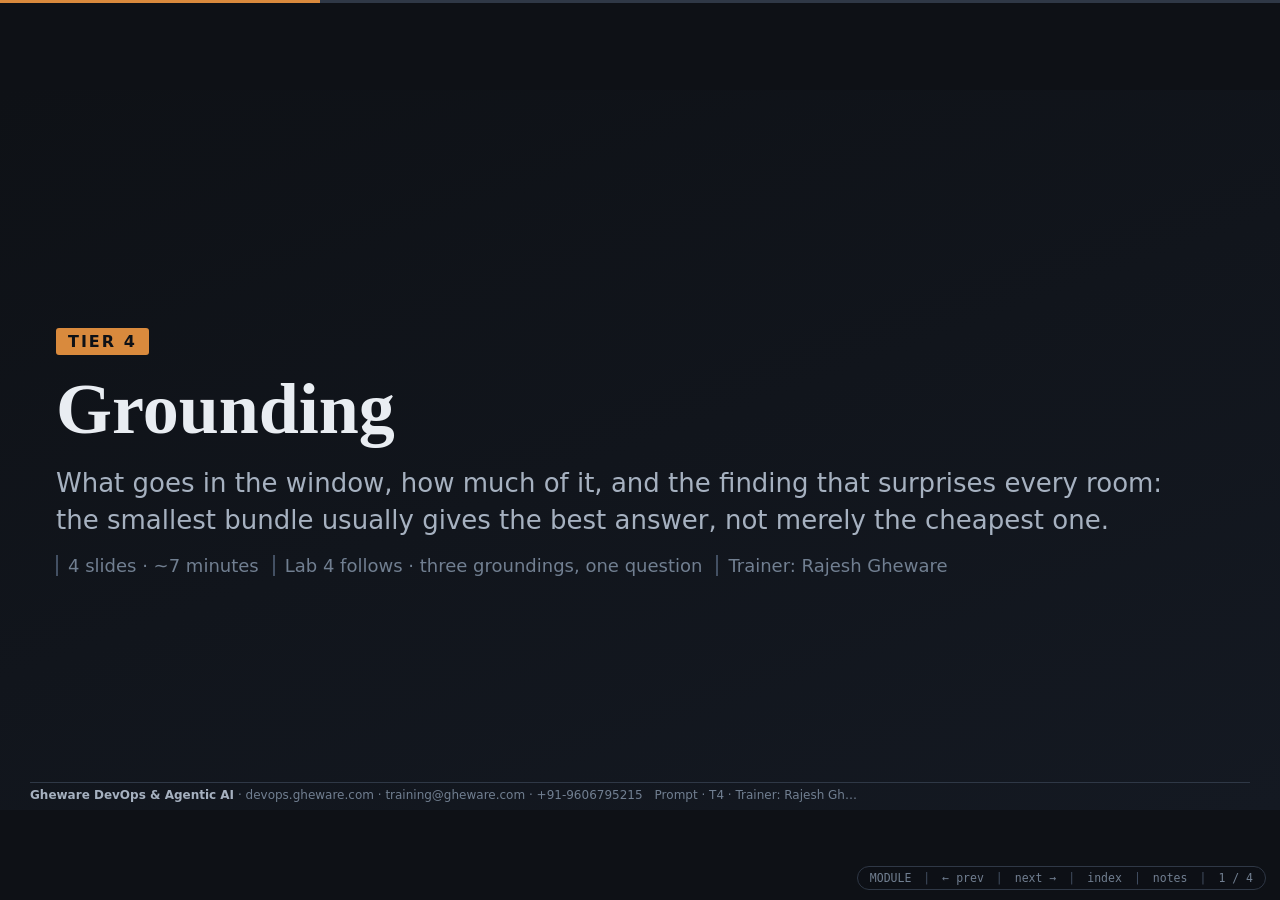
<file: presentation/t4-grounding.html>
<!DOCTYPE html>
<html lang="en">
<head>
<meta charset="utf-8">
<meta name="viewport" content="width=device-width, initial-scale=1">
<title>Prompt &amp; Context Tier 4 &mdash; Grounding</title>
<link rel="stylesheet" href="../assets/pce-theme.css">
</head>
<body data-deck="Prompt &middot; T4" data-home="../index.html"
      data-prev="t3-patterns.html" data-prev-label="Tier 3"
      data-next="t5-failure-and-drift.html" data-next-label="Tier 5 - Failure">
<div id="viewport"><div id="stage">

<!-- 1 ---------------------------------------------------------------- -->
<section class="slide title">
  <div class="wrap">
    <span class="tier">Tier 4</span>
    <h1>Grounding</h1>
    <p class="sub">What goes in the window, how much of it, and the finding that surprises every room:
      the smallest bundle usually gives the best answer, not merely the cheapest one.</p>
    <p class="meta">
      <span>4 slides &middot; ~7 minutes</span>
      <span>Lab 4 follows &middot; three groundings, one question</span>
      <span>Trainer: Rajesh Gheware</span>
    </p>
  </div>
</section>

<!-- 2 ---------------------------------------------------------------- -->
<section class="slide">
  <header><div class="hgroup">
    <p class="eyebrow">The budget</p>
    <h2>The window is a budget, and you are already spending it</h2>
  </div></header>
  <div class="body">
    <svg class="dg" viewBox="0 0 1180 190" style="max-height:28vh">
      <text x="10" y="20" class="t-faint t-mono" font-size="15.6">one turn, drawn to scale</text>

      <rect class="box"   x="10"  y="34" width="90"  height="54" rx="4"/>
      <rect class="box-b" x="104" y="34" width="120" height="54" rx="4"/>
      <rect class="box-r" x="228" y="34" width="560" height="54" rx="4"/>
      <rect class="box-b" x="792" y="34" width="180" height="54" rx="4"/>
      <rect class="box-a" x="976" y="34" width="60"  height="54" rx="4"/>
      <rect class="box-g" x="1040" y="34" width="130" height="54" rx="4"/>

      <text x="55"   y="66" text-anchor="middle" class="t-faint" font-size="15.6">system</text>
      <text x="164"  y="66" text-anchor="middle" class="t-blue"  font-size="15.6">instructions</text>
      <text x="508"  y="60" text-anchor="middle" class="t-bad"   font-size="17" font-weight="700">the files you attached</text>
      <text x="508"  y="80" text-anchor="middle" class="t-bad"   font-size="15.6">most of it never read</text>
      <text x="882"  y="66" text-anchor="middle" class="t-blue"  font-size="15.6">conversation so far</text>
      <text x="1006" y="66" text-anchor="middle" class="t-acc"   font-size="15.6">ask</text>
      <text x="1105" y="60" text-anchor="middle" class="t-good"  font-size="15.6">room for</text>
      <text x="1105" y="78" text-anchor="middle" class="t-good"  font-size="15.6">the answer</text>

      <path class="wire-faint dash" d="M10 104 H972"/>
      <text x="491" y="126" text-anchor="middle" class="t-faint" font-size="16.2">re-sent in full on every single turn</text>

      <text x="10" y="162" class="t-dim" font-size="16.9">Squeeze this and you are not saving money. You are making room for a longer,</text>
      <text x="10" y="182" class="t-dim" font-size="16.9">better-aimed answer &mdash; and giving the model less to be distracted by.</text>
    </svg>
    <div class="note"><b>You will see this picture again</b> in the Token Optimization module, annotated with what
      to evict first. It is the same budget seen from the other side: here it buys accuracy, there it buys money.</div>
  </div>
  <div class="notes"><p>The red band is deliberately most of the bar. On the freight desk repository, "attach
    everything" is about forty-five thousand estimated tokens, and the two files that actually decide the answer
    are a little over two thousand. The lab measures exactly that, so the room does not have to take this on faith.</p></div>
</section>

<!-- 3 ---------------------------------------------------------------- -->
<section class="slide">
  <header><div class="hgroup">
    <p class="eyebrow">Three ways</p>
    <h2>Paste it, point at it, or let it go looking</h2>
  </div></header>
  <div class="body">
    <svg class="dg" viewBox="0 0 1180 200" style="max-height:30vh">
      <rect class="box-g" x="10"  y="30" width="370" height="130" rx="6"/>
      <text x="195" y="60" text-anchor="middle" class="t-good" font-size="19.5" font-weight="700">paste the lines</text>
      <text x="195" y="88"  text-anchor="middle" class="t-dim" font-size="16.9">the rule, and the lines</text>
      <text x="195" y="108" text-anchor="middle" class="t-dim" font-size="16.9">of code it governs</text>
      <text x="195" y="140" text-anchor="middle" class="t-faint" font-size="16.2">exact, tiny, and you had to</text>
      <text x="195" y="158" text-anchor="middle" class="t-faint" font-size="16.2">know which lines</text>

      <rect class="box-b" x="400" y="30" width="370" height="130" rx="6"/>
      <text x="585" y="60" text-anchor="middle" class="t-blue" font-size="19.5" font-weight="700">point at files</text>
      <text x="585" y="88"  text-anchor="middle" class="t-dim" font-size="16.9">rating.py and manifest.py</text>
      <text x="585" y="108" text-anchor="middle" class="t-dim" font-size="16.9">and nothing else</text>
      <text x="585" y="140" text-anchor="middle" class="t-faint" font-size="16.2">the everyday answer:</text>
      <text x="585" y="158" text-anchor="middle" class="t-faint" font-size="16.2">cheap, and usually enough</text>

      <rect class="box-r" x="790" y="30" width="380" height="130" rx="6"/>
      <text x="980" y="60" text-anchor="middle" class="t-bad" font-size="19.5" font-weight="700">let it search</text>
      <text x="980" y="88"  text-anchor="middle" class="t-dim" font-size="16.9">the whole repository,</text>
      <text x="980" y="108" text-anchor="middle" class="t-dim" font-size="16.9">retrieved a slice at a time</text>
      <text x="980" y="140" text-anchor="middle" class="t-faint" font-size="16.2">for when you genuinely</text>
      <text x="980" y="158" text-anchor="middle" class="t-faint" font-size="16.2">do not know where to look</text>

      <path class="wire-a" d="M20 188 H1170"/>
      <polygon points="1170,188 1158,182 1158,194" fill="var(--accent)"/>
      <text x="30" y="182" class="t-acc" font-size="16.2">precise and cheap</text>
      <text x="1150" y="182" text-anchor="end" class="t-acc" font-size="16.2">convenient and expensive</text>
    </svg>
    <div class="warn"><b>Search is not a substitute for knowing.</b> It is the right tool for an unfamiliar
      repository and the wrong one for the file you had open ten seconds ago. Most over-spending is somebody
      using column three for a column two problem.</div>
  </div>
  <div class="notes"><p>The arrow runs the way it does on purpose: precision and cost fall together, which is
    not what people expect. They expect a trade-off, and reach for the expensive option believing they are
    buying accuracy with money. Lab 4 is fifteen minutes of evidence that they are not.</p></div>
</section>

<!-- 4 ---------------------------------------------------------------- -->
<section class="slide">
  <header><div class="hgroup">
    <p class="eyebrow">The question the lab asks</p>
    <h2>Why does the manifest total differ from the quote total?</h2>
  </div></header>
  <div class="body">
    <div class="grid3 fill">
      <div class="card bad">
        <h3>Attach everything</h3>
        <p><b>~54,000</b> est. tokens</p>
        <p>Answers about the code it read most of, which is the tariff file. Often does not
          mention the drift at all.</p>
      </div>
      <div class="card">
        <h3>Two files</h3>
        <p><b>~2,200</b> est. tokens</p>
        <p>Names the fuel-surcharge drift, because both halves of the contradiction are in front
          of it and nothing else is.</p>
      </div>
      <div class="card good">
        <h3>The rule + the fuel lines</h3>
        <p><b>~370</b> est. tokens</p>
        <p>Names it, and cites the runbook rule it breaks &mdash; because you gave it the rule and the code it governs.</p>
      </div>
    </div>
    <div class="takeaway"><b>Lab 4 now:</b> ask that question three ways and record the estimated tokens and
      whether it named the drift. Over a hundred times the context, and the wrong answer. That row is the whole tier.</div>
  </div>
  <div class="notes"><p>These three numbers come from the repository as it stands and are reproducible with
    ctxmeter; the yes/no column is not, and the lab says so. If a room's run disagrees, that is a finding worth
    hearing, not a broken lab - write it on the board and ask what was different.</p></div>
</section>

</div></div>
<script src="../assets/pce-deck.js"></script>
</body>
</html>
</file>
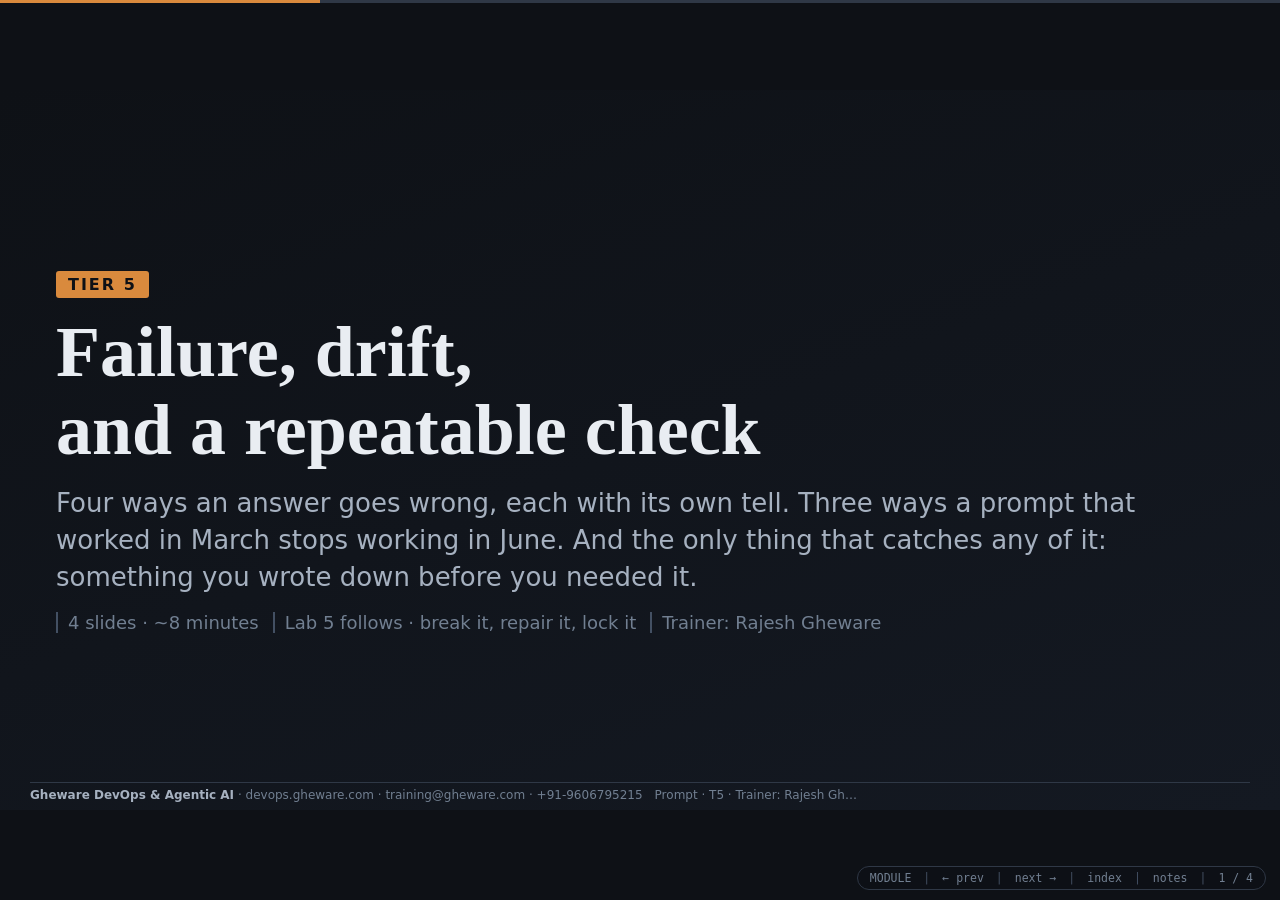
<file: presentation/t5-failure-and-drift.html>
<!DOCTYPE html>
<html lang="en">
<head>
<meta charset="utf-8">
<meta name="viewport" content="width=device-width, initial-scale=1">
<title>Prompt &amp; Context Tier 5 &mdash; Failure and Drift</title>
<link rel="stylesheet" href="../assets/pce-theme.css">
</head>
<body data-deck="Prompt &middot; T5" data-home="../index.html"
      data-prev="t4-grounding.html" data-prev-label="Tier 4"
      data-next="t6-model-behaviour.html" data-next-label="Extension - Model behaviour">
<div id="viewport"><div id="stage">

<!-- 1 ---------------------------------------------------------------- -->
<section class="slide title">
  <div class="wrap">
    <span class="tier">Tier 5</span>
    <h1>Failure, drift,<br>and a repeatable check</h1>
    <p class="sub">Four ways an answer goes wrong, each with its own tell. Three ways a prompt that
      worked in March stops working in June. And the only thing that catches any of it:
      something you wrote down before you needed it.</p>
    <p class="meta">
      <span>4 slides &middot; ~8 minutes</span>
      <span>Lab 5 follows &middot; break it, repair it, lock it</span>
      <span>Trainer: Rajesh Gheware</span>
    </p>
  </div>
</section>

<!-- 2 ---------------------------------------------------------------- -->
<section class="slide">
  <header><div class="hgroup">
    <p class="eyebrow">The taxonomy</p>
    <h2>Four failures, four different tells</h2>
  </div></header>
  <div class="body">
    <svg class="dg fill" viewBox="0 0 1180 250" style="max-height:38vh">
      <text x="10" y="18" class="t-faint t-mono" font-size="15.6">across: is it wrong, or merely unusable?  &middot;  down: would reading it catch this?</text>

      <rect class="box-r" x="10"  y="30" width="575" height="104" rx="6"/>
      <text x="30" y="58" class="t-bad" font-size="19.5" font-weight="700">fabricated fact</text>
      <text x="30" y="84"  class="t-dim" font-size="16.9">a tariff rule, an API, a config key that</text>
      <text x="30" y="104" class="t-dim" font-size="16.9">never existed</text>
      <text x="30" y="126" class="t-faint t-mono" font-size="15.6">tell: it is specific and you cannot find the source</text>

      <rect class="box-r" x="595" y="30" width="575" height="104" rx="6"/>
      <text x="615" y="58" class="t-bad" font-size="19.5" font-weight="700">plausible wrong code</text>
      <text x="615" y="84"  class="t-dim" font-size="16.9">the boundary is off by one, the order of</text>
      <text x="615" y="104" class="t-dim" font-size="16.9">operations is inverted, the money is a float</text>
      <text x="615" y="126" class="t-faint t-mono" font-size="15.6">tell: none. it reads well. only a test finds it</text>

      <rect class="box" x="10"  y="142" width="575" height="100" rx="6"/>
      <text x="30" y="170" font-size="19.5" font-weight="700">ignored constraint</text>
      <text x="30" y="196" class="t-dim" font-size="16.9">you said do not touch manifest.py, and</text>
      <text x="30" y="216" class="t-dim" font-size="16.9">it touched manifest.py</text>
      <text x="30" y="236" class="t-faint t-mono" font-size="15.6">tell: the diff is bigger than the ask</text>

      <rect class="box" x="595" y="142" width="575" height="100" rx="6"/>
      <text x="615" y="170" font-size="19.5" font-weight="700">right answer, wrong shape</text>
      <text x="615" y="196" class="t-dim" font-size="16.9">correct, and wrapped in prose, or fenced,</text>
      <text x="615" y="216" class="t-dim" font-size="16.9">or with a helpful note appended</text>
      <text x="615" y="236" class="t-faint t-mono" font-size="15.6">tell: your parser throws. cheapest one to fix</text>
    </svg>
    <div class="warn"><b>Only the top-right one is dangerous at scale.</b> The other three announce themselves.
      Plausible wrong code is the failure that survives review, ships, and is found by a customer &mdash;
      which is why the counter for it is never "read more carefully".</div>
  </div>
  <div class="notes"><p>Ask the room which quadrant they have actually been bitten by. It is almost always
    top-right, and almost always in something numeric: money, dates, boundaries. That is not a coincidence -
    those are the places where wrong code and right code look identical.</p></div>
</section>

<!-- 3 ---------------------------------------------------------------- -->
<section class="slide">
  <header><div class="hgroup">
    <p class="eyebrow">Drift</p>
    <h2>A prompt is not a program. It rots from three directions at once.</h2>
  </div></header>
  <div class="body">
    <svg class="dg" viewBox="0 0 1180 200" style="max-height:29vh">
      <rect class="box-b" x="10"  y="20" width="290" height="46" rx="5"/>
      <text x="30" y="49" class="t-blue" font-size="17">you tidy the wording</text>
      <rect class="box-b" x="10"  y="78" width="290" height="46" rx="5"/>
      <text x="30" y="107" class="t-blue" font-size="17">the model version changes</text>
      <rect class="box-b" x="10"  y="136" width="290" height="46" rx="5"/>
      <text x="30" y="165" class="t-blue" font-size="17">the codebase moves under it</text>

      <path class="wire" d="M300 43 H420 V96 M300 101 H420 M300 159 H420 V106"/>
      <polygon points="430,101 418,95 418,107" fill="var(--accent-2)"/>

      <rect class="box" x="430" y="72" width="230" height="56" rx="6"/>
      <text x="545" y="106" text-anchor="middle" font-size="19.5">the same prompt</text>

      <path class="wire-r" d="M660 100 H790"/>
      <polygon points="790,100 778,94 778,106" fill="var(--bad)"/>
      <rect class="box-r" x="790" y="72" width="180" height="56" rx="6"/>
      <text x="880" y="106" text-anchor="middle" class="t-bad" font-size="17">a worse answer</text>

      <rect class="box-g" x="700" y="8" width="280" height="44" rx="5"/>
      <text x="840" y="36" text-anchor="middle" class="t-good" font-size="17">five checks you wrote in March</text>
      <path class="wire-a dash" d="M840 52 V100"/>
      <polygon points="840,100 834,88 846,88" fill="var(--accent)"/>
      <text x="1000" y="100" class="t-faint" font-size="16.2">the only thing</text>
      <text x="1000" y="120" class="t-faint" font-size="16.2">standing in the way</text>
      <text x="545" y="180" text-anchor="middle" class="t-faint" font-size="16.2">nobody notices drift on the day it happens &mdash; they notice it a month later, as "the tool got worse"</text>
    </svg>
    <div class="note"><b>Green tests are not evidence here.</b> If the model wrote both the code and the test, a
      passing suite tells you they agree with each other. Your five checks have to come from the rules, not
      from the answer.</div>
  </div>
  <div class="notes"><p>The middle arm is the one teams are least prepared for: nobody diffs a vendor's model
    update, and a prompt tuned tightly to one model's habits is the most fragile thing in the repository. This
    is the argument for checks that assert on the rule rather than on the exact wording of the output.</p></div>
</section>

<!-- 4 ---------------------------------------------------------------- -->
<section class="slide">
  <header><div class="hgroup">
    <p class="eyebrow">What you leave with</p>
    <h2>Five rows, and three of them will not be writable</h2>
  </div></header>
  <div class="body">
    <div class="grid-2-1 fill">
      <div class="card">
        <h3>prompt-check.md</h3>
<pre class="sm"><i># case | must be true | how I check it</i>

oversize piece  | flat 78000, not a %  | <em>assert in test</em>
exactly 2000 g  | prices in next band  | <em>assert in test</em>
export, bulky   | divisor 6000         | <em>assert in test</em>
<s>any request     | "code is idiomatic"  | ???</s>
<s>any request     | "summary is useful"  | ???</s></pre>
      </div>
      <div class="card on">
        <h3>The two you cannot write</h3>
        <p>are the two you were relying on a person to judge, every time, forever.</p>
        <p>Either turn them into something checkable, or accept out loud that this prompt
          needs a human in the loop &mdash; and say which human.</p>
      </div>
    </div>
    <div class="takeaway"><b>Lab 5 now:</b> break your Lab 1 prompt three prescribed ways, repair it, then write
      five rows. Record violations before, broken and repaired &mdash; and how many of your own five checks a
      fresh run passes.</div>
  </div>
  <div class="notes"><p>Discovering that three of five are unwritable is the intended outcome, not a failure of
    the exercise. Say so before they start or half the room will think they did it wrong. The useful move is to
    keep pushing on one of the vague rows until it becomes checkable - "idiomatic" usually decomposes into two
    or three specific house rules that are.</p></div>
</section>

</div></div>
<script src="../assets/pce-deck.js"></script>
</body>
</html>
</file>
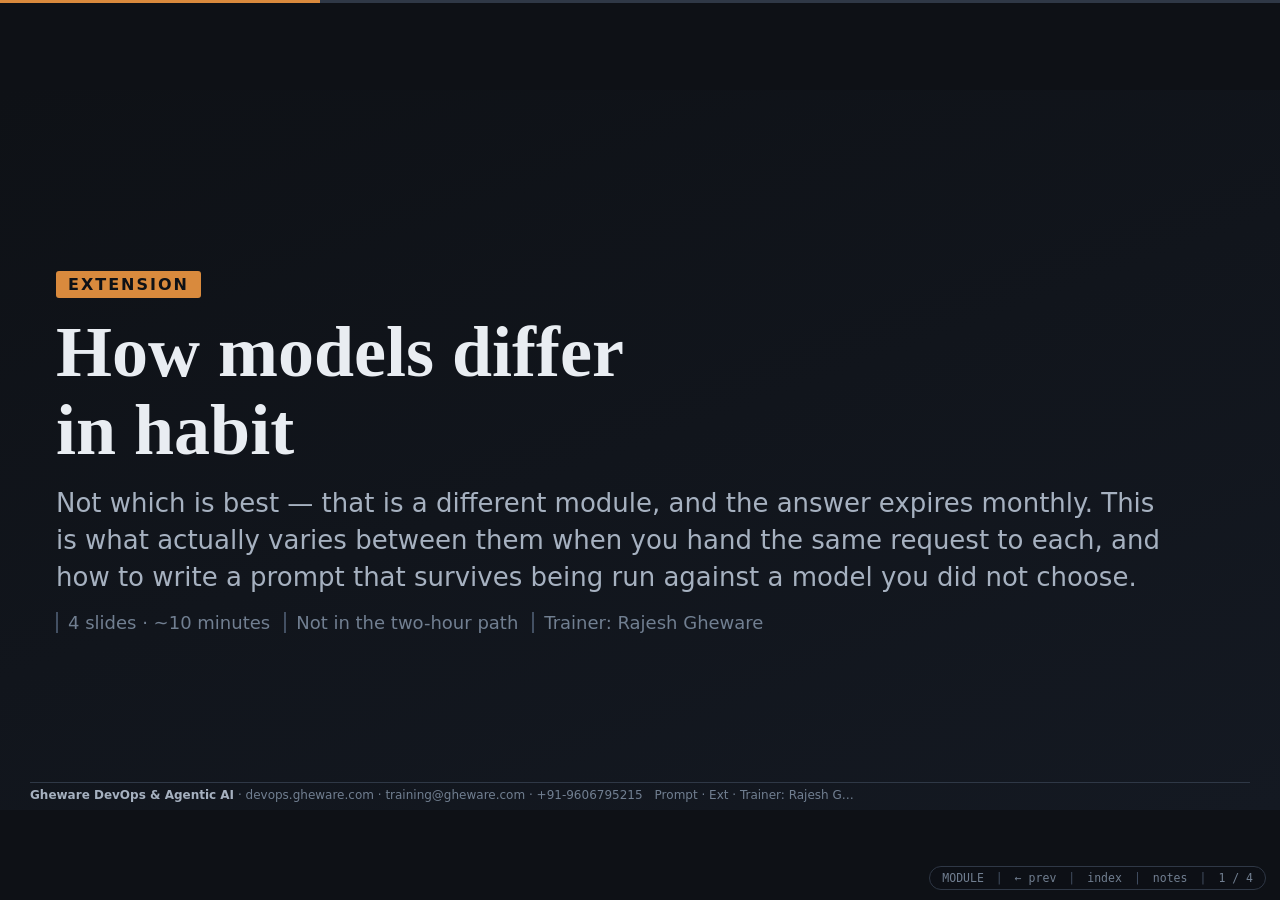
<file: presentation/t6-model-behaviour.html>
<!DOCTYPE html>
<html lang="en">
<head>
<meta charset="utf-8">
<meta name="viewport" content="width=device-width, initial-scale=1">
<title>Prompt &amp; Context Extension &mdash; Model Behaviour</title>
<link rel="stylesheet" href="../assets/pce-theme.css">
</head>
<body data-deck="Prompt &middot; Ext" data-home="../index.html"
      data-prev="t5-failure-and-drift.html" data-prev-label="Tier 5">
<div id="viewport"><div id="stage">

<!-- 1 ---------------------------------------------------------------- -->
<section class="slide title">
  <div class="wrap">
    <span class="tier">Extension</span>
    <h1>How models differ<br>in habit</h1>
    <p class="sub">Not which is best &mdash; that is a different module, and the answer expires monthly.
      This is what actually varies between them when you hand the same request to each, and how to
      write a prompt that survives being run against a model you did not choose.</p>
    <p class="meta">
      <span>4 slides &middot; ~10 minutes</span>
      <span>Not in the two-hour path</span>
      <span>Trainer: Rajesh Gheware</span>
    </p>
  </div>
</section>

<!-- 2 ---------------------------------------------------------------- -->
<section class="slide">
  <header><div class="hgroup">
    <p class="eyebrow">What varies</p>
    <h2>Six habits, and the one line of prompt that pins each one</h2>
  </div></header>
  <div class="body">
    <table class="tight fill">
      <tr><th>Habit</th><th>How it shows up</th><th>Pin it with</th></tr>
      <tr><td><b>Verbosity</b></td>
        <td>Two lines of code wrapped in six paragraphs, or a bare diff with no explanation at all.</td>
        <td>A format line. "The diff, then one sentence."</td></tr>
      <tr><td><b>Willingness to ask</b></td>
        <td>Ambiguity met with a question, or with a confident guess that is never flagged as one.</td>
        <td>"If the rule is not in the files I gave you, stop and ask."</td></tr>
      <tr><td><b>Scope discipline</b></td>
        <td>Touches only the file named, or tidies three neighbours while it is in there.</td>
        <td>An explicit do-not-touch list.</td></tr>
      <tr><td><b>Instruction recall</b></td>
        <td>Holds a constraint for ten turns, or loses it after three.</td>
        <td>Restate the constraint in the turn that matters. Or start a new chat.</td></tr>
      <tr><td><b>Tool-calling consistency</b></td>
        <td>Reads the two files you named, or opens nine and reads none properly.</td>
        <td>Name the files. Attachment beats search.</td></tr>
      <tr><td><b>Refusal and hedging</b></td>
        <td>"I cannot be certain, but&hellip;" on something checkable, which reads as caution and
          costs you the answer.</td>
        <td>Give it the source of truth, then the hedge has nowhere to live.</td></tr>
    </table>
    <div class="note"><b>Every pin in the right-hand column is a part of the prompt from Tier 1.</b> That is
      the point of the tier: a well-assembled request is also the most portable one, because it leaves less
      for a habit to fill in.</div>
  </div>
  <div class="notes"><p>Nothing on this slide names a model, and it should stay that way even when someone in
    the room asks directly. The honest answer is that the roster changes faster than this deck does, and that
    the six habits are stable while the rankings are not.</p></div>
</section>

<!-- 3 ---------------------------------------------------------------- -->
<section class="slide">
  <header><div class="hgroup">
    <p class="eyebrow">The ambiguity test</p>
    <h2>One under-specified request, three honest responses</h2>
  </div></header>
  <div class="body">
    <div class="card" style="margin-bottom:10px">
<pre>The manifest total and the quote total disagree. Fix it.</pre>
    </div>
    <div class="grid3 fill">
      <div class="card good">
        <h3>Asks</h3>
        <p>"Two things disagree here. The runbook says fuel applies after surcharges; the notes file
          says base only. Which is authoritative?"</p>
        <p><b>Best outcome</b>, and the rarest.</p>
      </div>
      <div class="card">
        <h3>Picks, and says so</h3>
        <p>"I have assumed the runbook is authoritative because it is dated later. If not, the change
          is one line."</p>
        <p><b>Fine</b> &mdash; the assumption is visible and cheap to reverse.</p>
      </div>
      <div class="card bad">
        <h3>Picks, silently</h3>
        <p>Edits <code>rating.py</code> to match <code>manifest.py</code>, making both consistently
          wrong, and reports success.</p>
        <p><b>The expensive one.</b> Nothing in the diff says a decision was made.</p>
      </div>
    </div>
    <div class="warn"><b>You cannot change which of these you get by choosing a better model.</b> You can change
      it by removing the ambiguity &mdash; attach the runbook, say which document wins &mdash; or by asking for
      the assumptions to be listed before the code.</div>
  </div>
  <div class="notes"><p>This is the freight desk's real contradiction: ops-runbook.md and tariff-2026-notes.md
    disagree about whether fuel applies to surcharges, and manifest.py was written by somebody reading the wrong
    one. The third column is not hypothetical - it is what happens when nobody attaches either document.</p></div>
</section>

<!-- 4 ---------------------------------------------------------------- -->
<section class="slide">
  <header><div class="hgroup">
    <p class="eyebrow">Portability</p>
    <h2>Write for the model you will be moved to</h2>
  </div></header>
  <div class="body">
    <div class="grid2 fill">
      <div class="card bad">
        <h3>Tuned to one model's habits</h3>
        <ul>
          <li>Relies on it asking when unsure</li>
          <li>Relies on it holding a rule for ten turns</li>
          <li>Relies on it not touching neighbouring files</li>
          <li>"Think step by step" doing the work</li>
        </ul>
        <p>Works beautifully until the seat is upgraded.</p>
      </div>
      <div class="card good">
        <h3>Portable</h3>
        <ul>
          <li>The rule is attached, not assumed</li>
          <li>The constraint is restated where it matters</li>
          <li>The do-not-touch list is explicit</li>
          <li>The output has a shape a script checks</li>
        </ul>
        <p>Survives a model change, a vendor change and a new joiner.</p>
      </div>
    </div>
    <div class="takeaway"><b>Extension lab:</b> run one prompt against three models and write up what differed
      in <b>habit</b>, not in quality. Which column above did each one land in? That write-up is what to hand
      whoever picks the model &mdash; it is the input to the Token Optimization module, not a substitute for it.</div>
  </div>
  <div class="notes"><p>The hand-off line matters: behaviour observations belong here, the selection decision
    belongs in the token module. A room that has had both should be able to say which evidence goes to which
    question.</p></div>
</section>

</div></div>
<script src="../assets/pce-deck.js"></script>
</body>
</html>
</file>
<file: assets/pce-theme.css>
/* ===========================================================================
   Prompt & Context Engineering - slide theme
   Neutral on purpose. Re-skin by editing the tokens below only.
   No web fonts, no CDN: it must render behind a corporate proxy, offline.
   =========================================================================== */

:root {
  --bg:        #0e1116;
  --bg-2:      #141922;
  --panel:     #1a2029;
  --panel-2:   #222a35;
  --line:      #2f3846;
  --line-2:    #435063;
  --fg:        #e9edf2;
  --fg-dim:    #a6b1c0;
  --fg-faint:  #717f91;
  --accent:    #d98a3d;   /* copper - headings, current state */
  --accent-2:  #6ea8fe;   /* blue   - protocol, data flow */
  --good:      #5fbf8f;
  --warn:      #e0b34d;
  --bad:       #e2726e;
  --mono: ui-monospace, "JetBrains Mono", "Cascadia Mono", Consolas, "DejaVu Sans Mono", monospace;
  --sans: system-ui, -apple-system, "Segoe UI", Roboto, "Helvetica Neue", Arial, sans-serif;
  --serif: ui-serif, Georgia, "Times New Roman", serif;
}

* { box-sizing: border-box; }
html, body { margin: 0; padding: 0; height: 100%; overflow: hidden; background: var(--bg); }
body { font-family: var(--sans); color: var(--fg); }
a { color: var(--accent-2); text-decoration: none; }
a:hover { text-decoration: underline; }

/* ---------- scaled stage: every slide is authored at 1280x720 ------------- */
#viewport { position: fixed; inset: 0; display: grid; place-items: center; }
.body::-webkit-scrollbar { width: 8px; height: 8px; }
.body::-webkit-scrollbar-thumb { background: var(--line-2); border-radius: 4px; }
#stage { width: 1280px; height: 720px; position: relative; transform-origin: center center; }

.slide {
  position: absolute; inset: 0;
  display: none;
  grid-template-rows: auto 1fr auto;
  grid-template-columns: minmax(0, 1fr);   /* long footer text truncates instead of widening the slide */
  padding: 16px 30px 8px;
  background: linear-gradient(160deg, var(--bg) 0%, var(--bg-2) 100%);
}
.slide.active { display: grid; }

/* ---------- slide chrome -------------------------------------------------- */
.slide > header { display: flex; align-items: baseline; gap: 12px; margin-bottom: 10px; }
.slide > header h2 {
  font-family: var(--serif); font-weight: 600; font-size: 40px; line-height: 1.12;
  margin: 0; color: var(--fg); letter-spacing: 0.1px;
}
.slide > header .eyebrow {
  font-size: 15px; letter-spacing: 1.6px; text-transform: uppercase;
  color: var(--accent); font-weight: 700; margin: 0 0 3px;
}
.hgroup { flex: 1; }
.slide > footer {
  display: flex; justify-content: space-between; align-items: center; gap: 12px;
  font-size: 12px; color: var(--fg-faint); border-top: 1px solid var(--line);
  padding-top: 5px; margin-top: 8px;
  padding-right: 390px;            /* keep the footer clear of the on-screen HUD */
}
.slide > footer a { color: var(--fg-faint); }
.slide > footer > span { white-space: nowrap; overflow: hidden; text-overflow: ellipsis; min-width: 0; }
.slide > footer .brand { flex-shrink: 0; }   /* contact details never truncate; the deck label does */
.slide > footer .brand b { color: var(--fg-dim); font-weight: 600; }
.body { min-height: 0; display: flex; flex-direction: column; gap: 12px;
  overflow: auto; overscroll-behavior: contain; scrollbar-gutter: stable; }   /* never spill over the title or footer: scroll instead */

/* ---------- title slide --------------------------------------------------- */
.slide.title { grid-template-rows: 1fr auto; place-items: stretch; padding: 40px 30px 8px; }
.slide.title .wrap { padding: 0 26px; }
.slide.title .wrap { display: flex; flex-direction: column; justify-content: center; gap: 16px; }
.slide.title .tier {
  display: inline-block; align-self: flex-start; font-size: 16px; font-weight: 700;
  letter-spacing: 2px; text-transform: uppercase; color: var(--bg);
  background: var(--accent); padding: 4px 12px; border-radius: 3px;
}
.slide.title h1 { font-family: var(--serif); font-size: 72px; line-height: 1.08; margin: 0; font-weight: 600; }
.slide.title .sub { font-size: 26px; color: var(--fg-dim); max-width: 1120px; line-height: 1.42; }
.slide.title .meta { font-size: 18px; color: var(--fg-faint); display: flex; gap: 14px; flex-wrap: wrap; }
.slide.title .meta span { border-left: 2px solid var(--line-2); padding-left: 10px; }

/* ---------- text ---------------------------------------------------------- */
.lead { font-size: 25px; line-height: 1.42; color: var(--fg-dim); max-width: 1200px; }
.lead b, .lead strong { color: var(--fg); font-weight: 650; }
p { margin: 0; }
ul { margin: 0; padding-left: 19px; }
li { margin-bottom: 5px; line-height: 1.34; }
li::marker { color: var(--accent); }
code, kbd { font-family: var(--mono); font-size: 0.92em; color: var(--accent); background: rgba(217,138,61,0.10);
  padding: 1px 5px; border-radius: 3px; border: 1px solid rgba(217,138,61,0.20); }

/* ---------- layout helpers ------------------------------------------------ */
.grid2 { display: grid; grid-template-columns: 1fr 1fr; gap: 14px; }
.grid3 { display: grid; grid-template-columns: 1fr 1fr 1fr; gap: 12px; }
.grid-2-1 { display: grid; grid-template-columns: 2fr 1fr; gap: 14px; }
.grid-1-2 { display: grid; grid-template-columns: 1fr 2fr; gap: 14px; }
.fill { flex: 1 0 auto; }
/* nothing in a slide body may shrink under its content: overflow scrolls the body instead of overlapping */
.body > * { flex-shrink: 0; }
/* a lone diagram sits centred in the space it is given, not pinned to the top */
.fill:not(.grid2):not(.grid3):not(.grid-2-1):not(.grid-1-2) {
  display: flex; flex-direction: column; justify-content: safe center;   /* safe: overflow stays scrollable */
}
/* card rows keep equal heights, but hug their content and sit centred rather than
   stretching to fill a tall stage with empty panels */
.grid2.fill, .grid3.fill, .grid-2-1.fill, .grid-1-2.fill { align-content: safe center; }
.center { display: grid; place-items: center; }

/* ---------- cards --------------------------------------------------------- */
.card {
  background: var(--panel); border: 1px solid var(--line);
  border-radius: 6px; padding: 12px 16px; font-size: 19.5px; line-height: 1.34;
}
.card h3 { margin: 0 0 6px; font-size: 21px; color: var(--accent); font-weight: 650; letter-spacing: 0.2px; }
.card h3 .n { color: var(--fg-faint); font-weight: 500; margin-right: 6px; }
.card p, .card ul { color: var(--fg-dim); font-size: 19px; }
.card.on { border-color: var(--accent); }
.card.blue h3 { color: var(--accent-2); }
.card.blue { border-color: rgba(110,168,254,0.35); }
.card.good h3 { color: var(--good); }
.card.good { border-color: rgba(95,191,143,0.35); }
.card.bad h3 { color: var(--bad); }
.card.bad { border-color: rgba(226,114,110,0.35); }

/* ---------- the real-world parallel (a house signature of this module) ----- */
.parallel {
  background: rgba(217,138,61,0.07); border-left: 3px solid var(--accent);
  border-radius: 0 5px 5px 0; padding: 10px 16px; font-size: 20px; line-height: 1.38; color: var(--fg-dim);
}
.parallel b { color: var(--accent); font-weight: 650; }
.parallel .tag {
  display: block; font-size: 13.5px; letter-spacing: 1.5px; text-transform: uppercase;
  color: var(--accent); font-weight: 700; margin-bottom: 3px;
}
.note { background: var(--panel); border-left: 3px solid var(--accent-2); border-radius: 0 5px 5px 0;
  padding: 9px 16px; font-size: 19.5px; color: var(--fg-dim); line-height: 1.36; }
.note b { color: var(--fg); }
.warn { background: rgba(224,179,77,0.08); border-left: 3px solid var(--warn); border-radius: 0 5px 5px 0;
  padding: 9px 16px; font-size: 19.5px; color: var(--fg-dim); line-height: 1.36; }
.warn b { color: var(--warn); }
.takeaway {
  background: linear-gradient(90deg, rgba(217,138,61,0.14), rgba(217,138,61,0.02));
  border: 1px solid rgba(217,138,61,0.30); border-radius: 6px;
  padding: 10px 18px; font-size: 21.5px; line-height: 1.36; color: var(--fg);
}
.takeaway b { color: var(--accent); }

/* ---------- code: matrix terminal ------------------------------------ */
/* Black panel, phosphor-green code. Token colours are applied by py-deck.js
   (.k keyword, .s string, .c comment, .n number, .d decorator); the manual
   <b>/<i>/<u>/<s>/<em> marks in a deck still work and win over them. */
pre {
  margin: 0; background: #000; border: 1px solid #0f3b1c; border-radius: 6px;
  padding: 12px 16px; font-family: var(--mono); font-size: 17px; line-height: 1.42;
  color: #33ff66; overflow: hidden; white-space: pre;
  box-shadow: inset 0 0 24px rgba(0,255,65,0.06);
}
pre.sm { font-size: 15.5px; line-height: 1.38; }
pre .k  { color: #eaffef; font-weight: 700; }                 /* keyword   */
pre .s  { color: #ffe66d; }                                   /* string    */
pre .c, pre i { color: #5f9e6e; font-style: normal; }         /* comment   */
pre .n  { color: #7fe7ff; }                                   /* number    */
pre .d  { color: #ff9bf0; }                                   /* decorator */
pre b  { color: #ffffff; font-weight: 700; background: rgba(0,255,65,0.16); border-radius: 2px; }  /* highlight */
pre u  { color: #7fe7ff; text-decoration: none; }             /* key/name  */
pre s  { color: #ff6b6b; text-decoration: none; }             /* wrong     */
pre em { color: #c6ff4d; font-style: normal; }                /* right     */
.codecap { font-size: 15px; color: var(--fg-faint); margin-top: 6px; font-family: var(--mono); }

/* ---------- tables -------------------------------------------------------- */
table { width: 100%; border-collapse: collapse; font-size: 19px; }
th, td { text-align: left; padding: 7px 11px; border-bottom: 1px solid var(--line); vertical-align: top; }
th { color: var(--accent); font-weight: 650; font-size: 16px; letter-spacing: 0.7px; text-transform: uppercase; }
td { color: var(--fg-dim); line-height: 1.34; }
td b, td strong { color: var(--fg); font-weight: 600; }
tr:last-child td { border-bottom: none; }
table.tight th, table.tight td { padding: 5px 10px; font-size: 17.5px; }
table.tight th { font-size: 15px; }

/* ---------- diagrams ------------------------------------------------------ */
svg.dg { display: block; width: 100%; height: auto; max-height: 100%; }
svg.dg text { font-family: var(--sans); fill: var(--fg); }
svg.dg .t-dim  { fill: var(--fg-dim); }
svg.dg .t-faint{ fill: var(--fg-faint); }
svg.dg .t-acc  { fill: var(--accent); }
svg.dg .t-blue { fill: var(--accent-2); }
svg.dg .t-good { fill: var(--good); }
svg.dg .t-bad  { fill: var(--bad); }
svg.dg .t-mono { font-family: var(--mono); }
svg.dg .box    { fill: var(--panel); stroke: var(--line-2); stroke-width: 1.5; }
svg.dg .box-a  { fill: rgba(217,138,61,0.12); stroke: var(--accent); stroke-width: 1.5; }
svg.dg .box-b  { fill: rgba(110,168,254,0.10); stroke: var(--accent-2); stroke-width: 1.5; }
svg.dg .box-g  { fill: rgba(95,191,143,0.10); stroke: var(--good); stroke-width: 1.5; }
svg.dg .box-r  { fill: rgba(226,114,110,0.10); stroke: var(--bad); stroke-width: 1.5; }
svg.dg .wire   { stroke: var(--line-2); stroke-width: 1.4; fill: none; }
svg.dg .wire-a { stroke: var(--accent); stroke-width: 1.8; fill: none; }
svg.dg .wire-b { stroke: var(--accent-2); stroke-width: 1.8; fill: none; }
svg.dg .wire-r { stroke: var(--bad); stroke-width: 1.8; fill: none; }
svg.dg .wire-faint { stroke: var(--line); stroke-width: 1; fill: none; }
svg.dg .dash   { stroke-dasharray: 5 4; }

/* ---------- top bar + overlays ------------------------------------------- */
#bar {
  position: fixed; top: 0; left: 0; right: 0; height: 3px; background: var(--line); z-index: 40;
}
#bar > i { display: block; height: 100%; width: 0; background: var(--accent); transition: width .18s ease; }
#hud {
  position: fixed; bottom: 10px; right: 14px; z-index: 40; display: flex; gap: 12px; align-items: center;
  font-size: 11.5px; color: var(--fg-faint); font-family: var(--mono);
  background: rgba(14,17,22,0.82); border: 1px solid var(--line); border-radius: 20px; padding: 4px 12px;
}
#hud a { color: var(--fg-faint); }
#hud a:hover { color: var(--accent); text-decoration: none; }
#hud .sep { color: var(--line-2); }

.overlay {
  position: fixed; inset: 0; z-index: 50; background: #0a0d12;
  display: none; padding: 44px 60px; overflow: auto;
}
.overlay.open { display: block; }
.overlay h3 { font-family: var(--serif); font-size: 26px; margin: 0 0 4px; color: var(--fg); font-weight: 600; }
.overlay .hint { font-size: 12.5px; color: var(--fg-faint); margin-bottom: 18px; font-family: var(--mono); }
#indexList { columns: 2; column-gap: 40px; }
#indexList a {
  display: block; padding: 6px 10px; border-radius: 4px; color: var(--fg-dim); font-size: 15px;
  break-inside: avoid; border-left: 2px solid transparent;
}
#indexList a:hover { background: var(--panel); color: var(--fg); text-decoration: none; }
#indexList a.cur { border-left-color: var(--accent); color: var(--accent); }
#indexList a .n { font-family: var(--mono); font-size: 12px; color: var(--fg-faint); margin-right: 10px; }
#notesBody { max-width: 900px; font-size: 16px; line-height: 1.55; color: var(--fg-dim); }
#notesBody p { margin-bottom: 12px; }
.notes { display: none; }

/* ---------- print: every slide, stacked ---------------------------------- */
@media print {
  @page { size: 297mm 167mm; margin: 0; }
  html, body { overflow: visible; height: auto; background: #fff; }
  #viewport { position: static; display: block; }
  #stage { width: 1280px; height: auto; transform: none !important; }
  #bar, #hud, .overlay { display: none !important; }
  .slide > footer { padding-right: 0; }   /* the HUD is gone on paper */
  .slide { position: static; display: grid !important; height: 720px; page-break-after: always;
    -webkit-print-color-adjust: exact; print-color-adjust: exact; }
}
</file>
